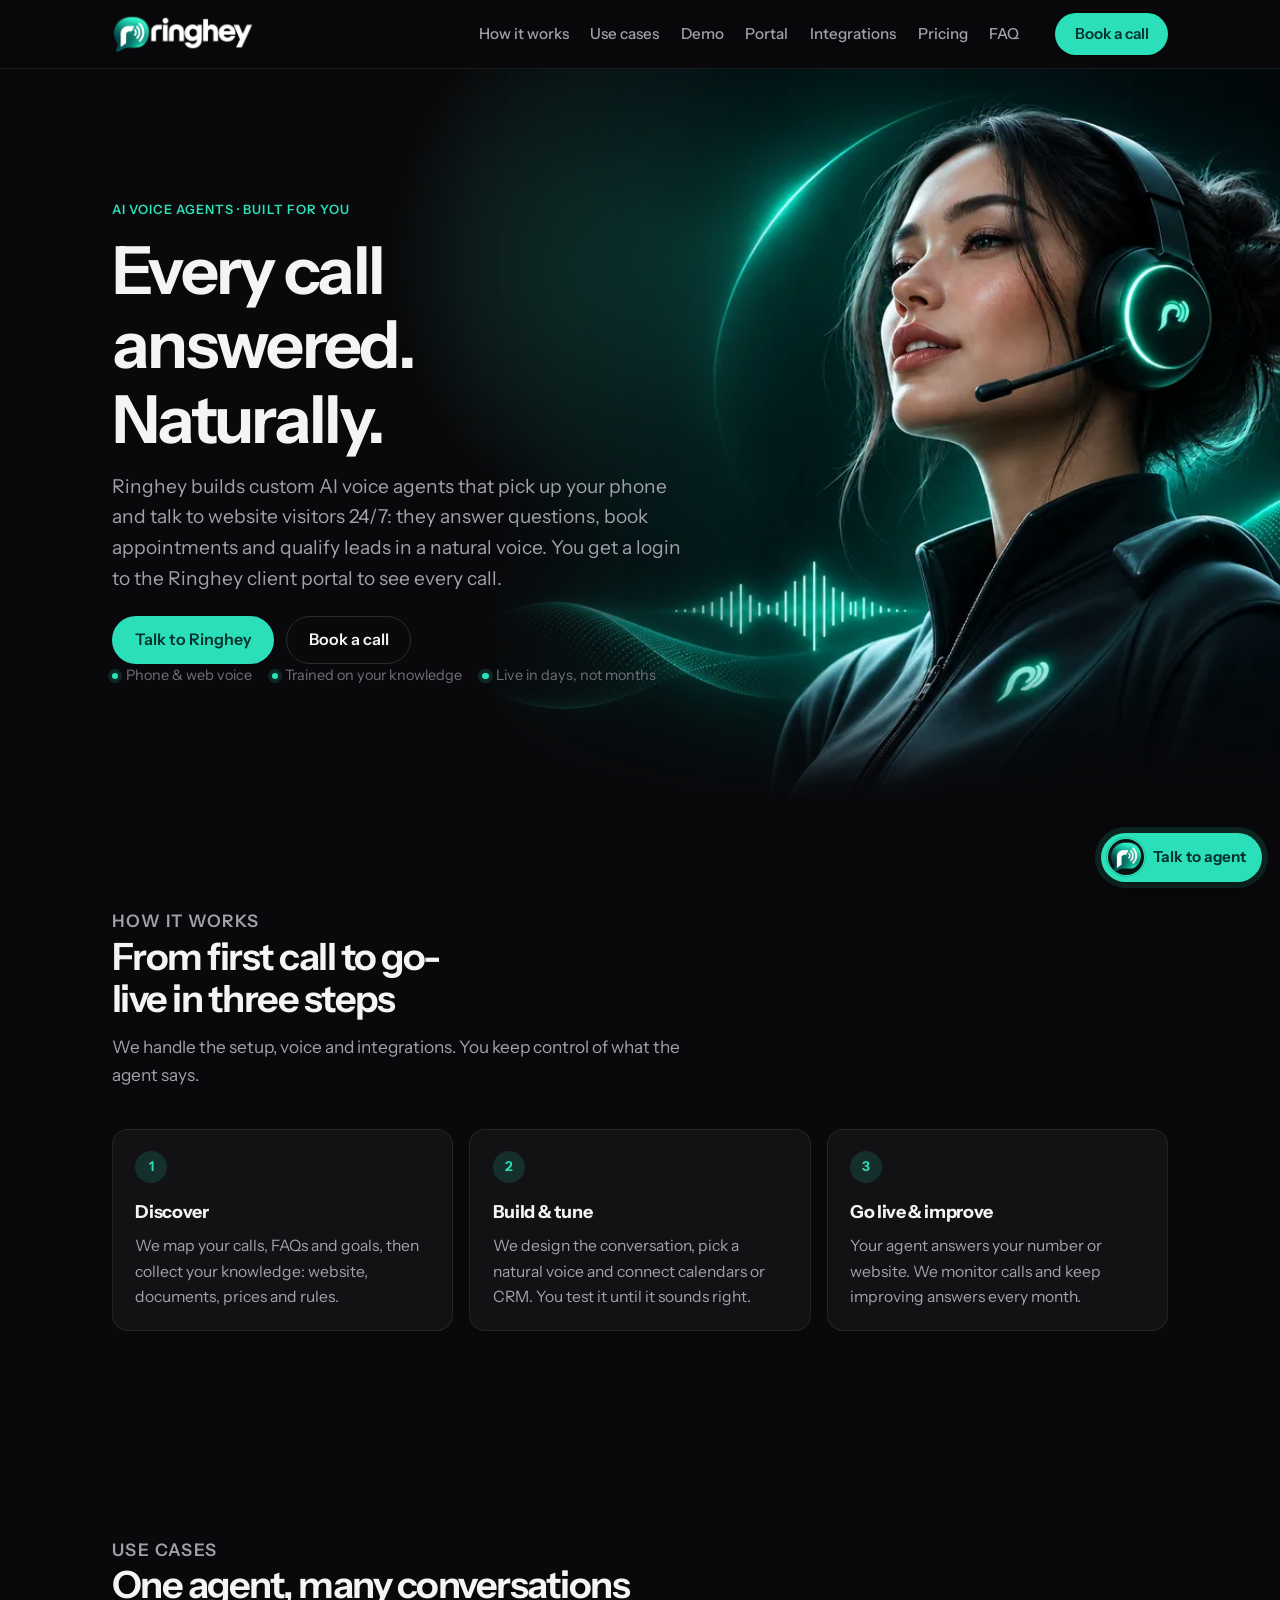
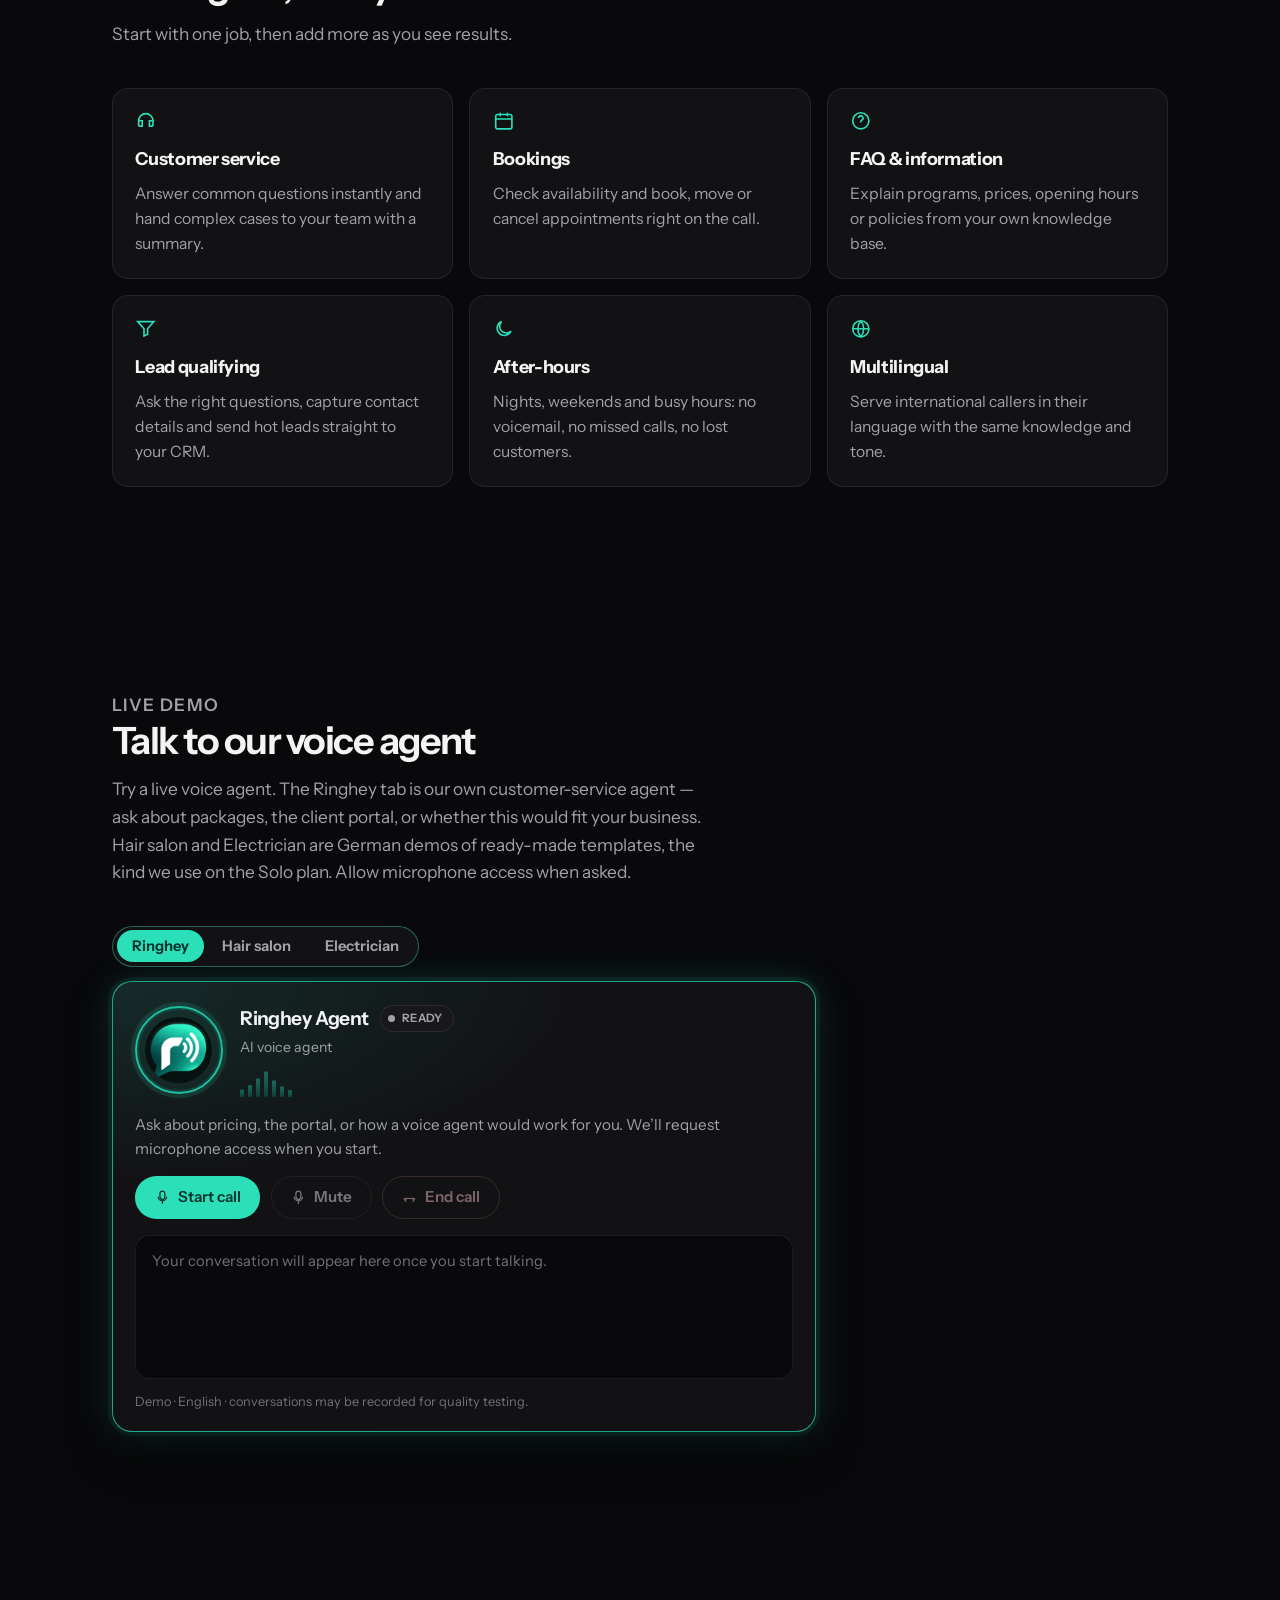
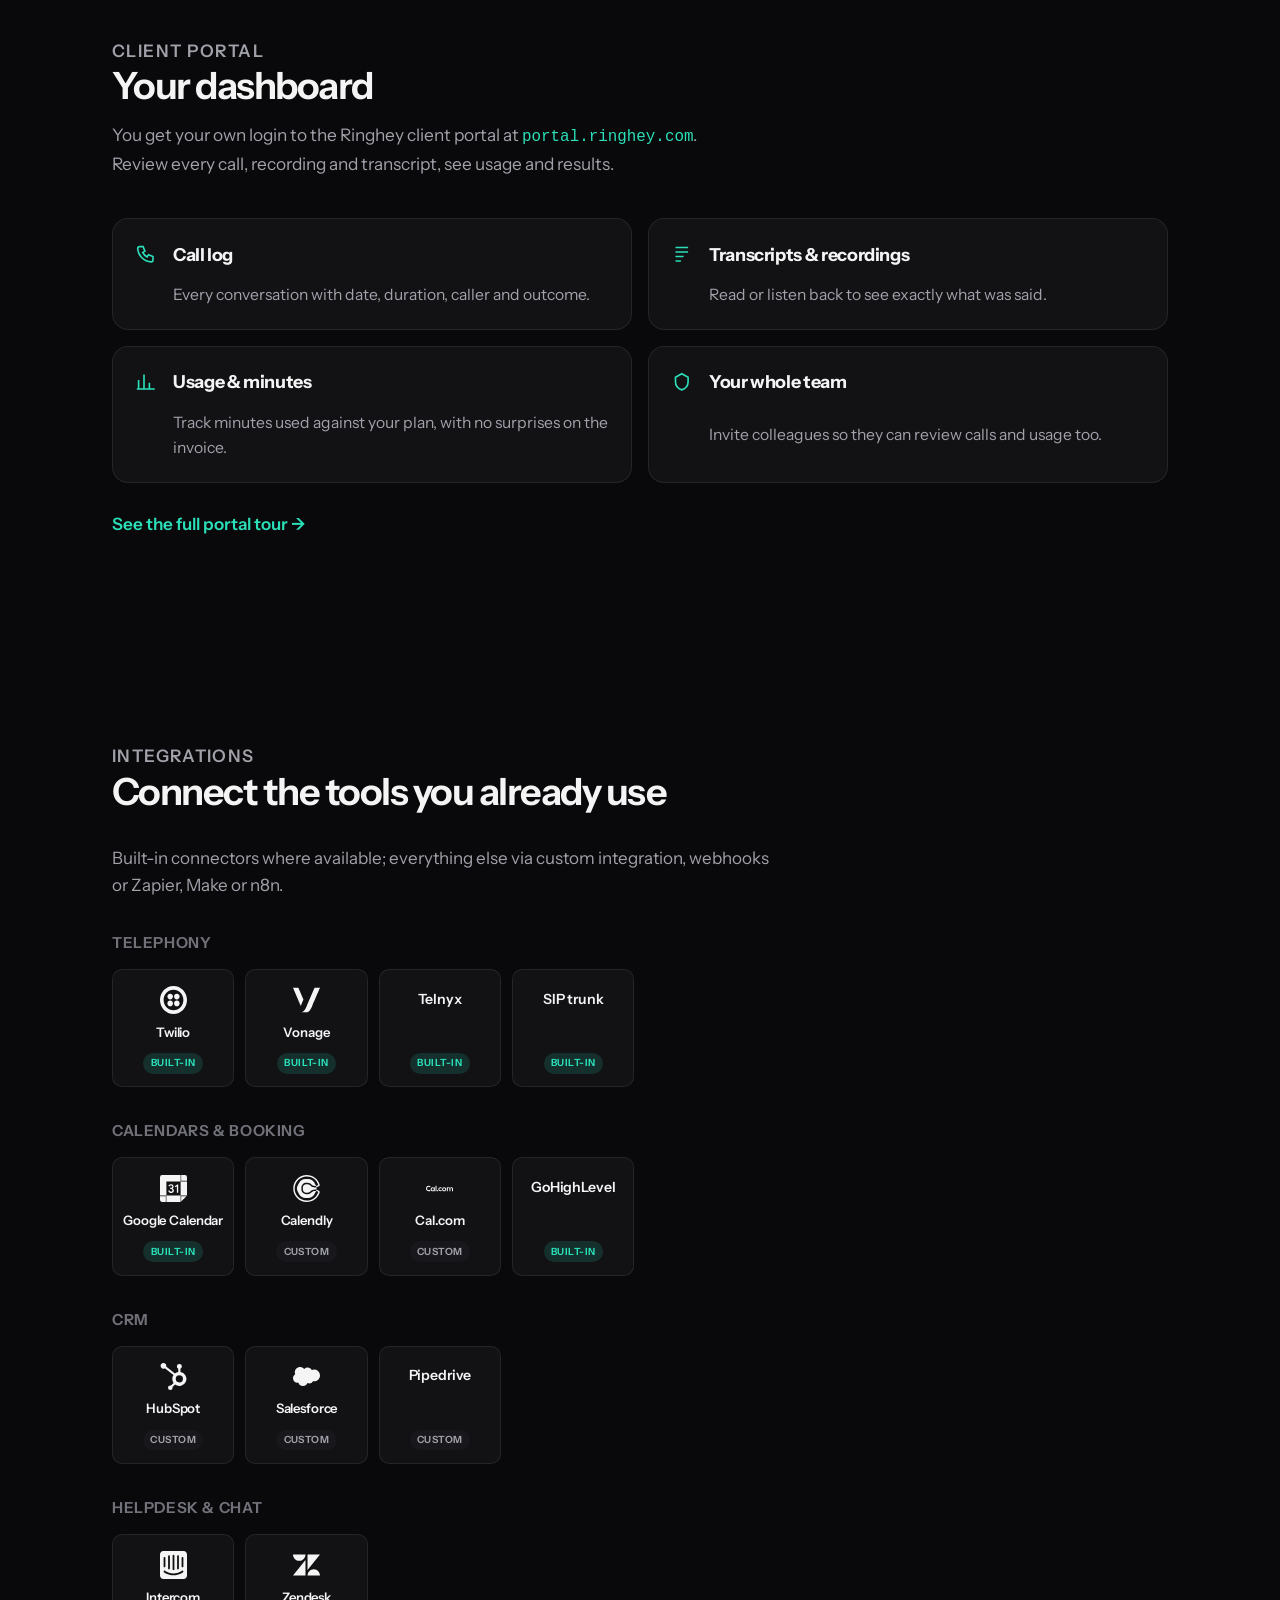
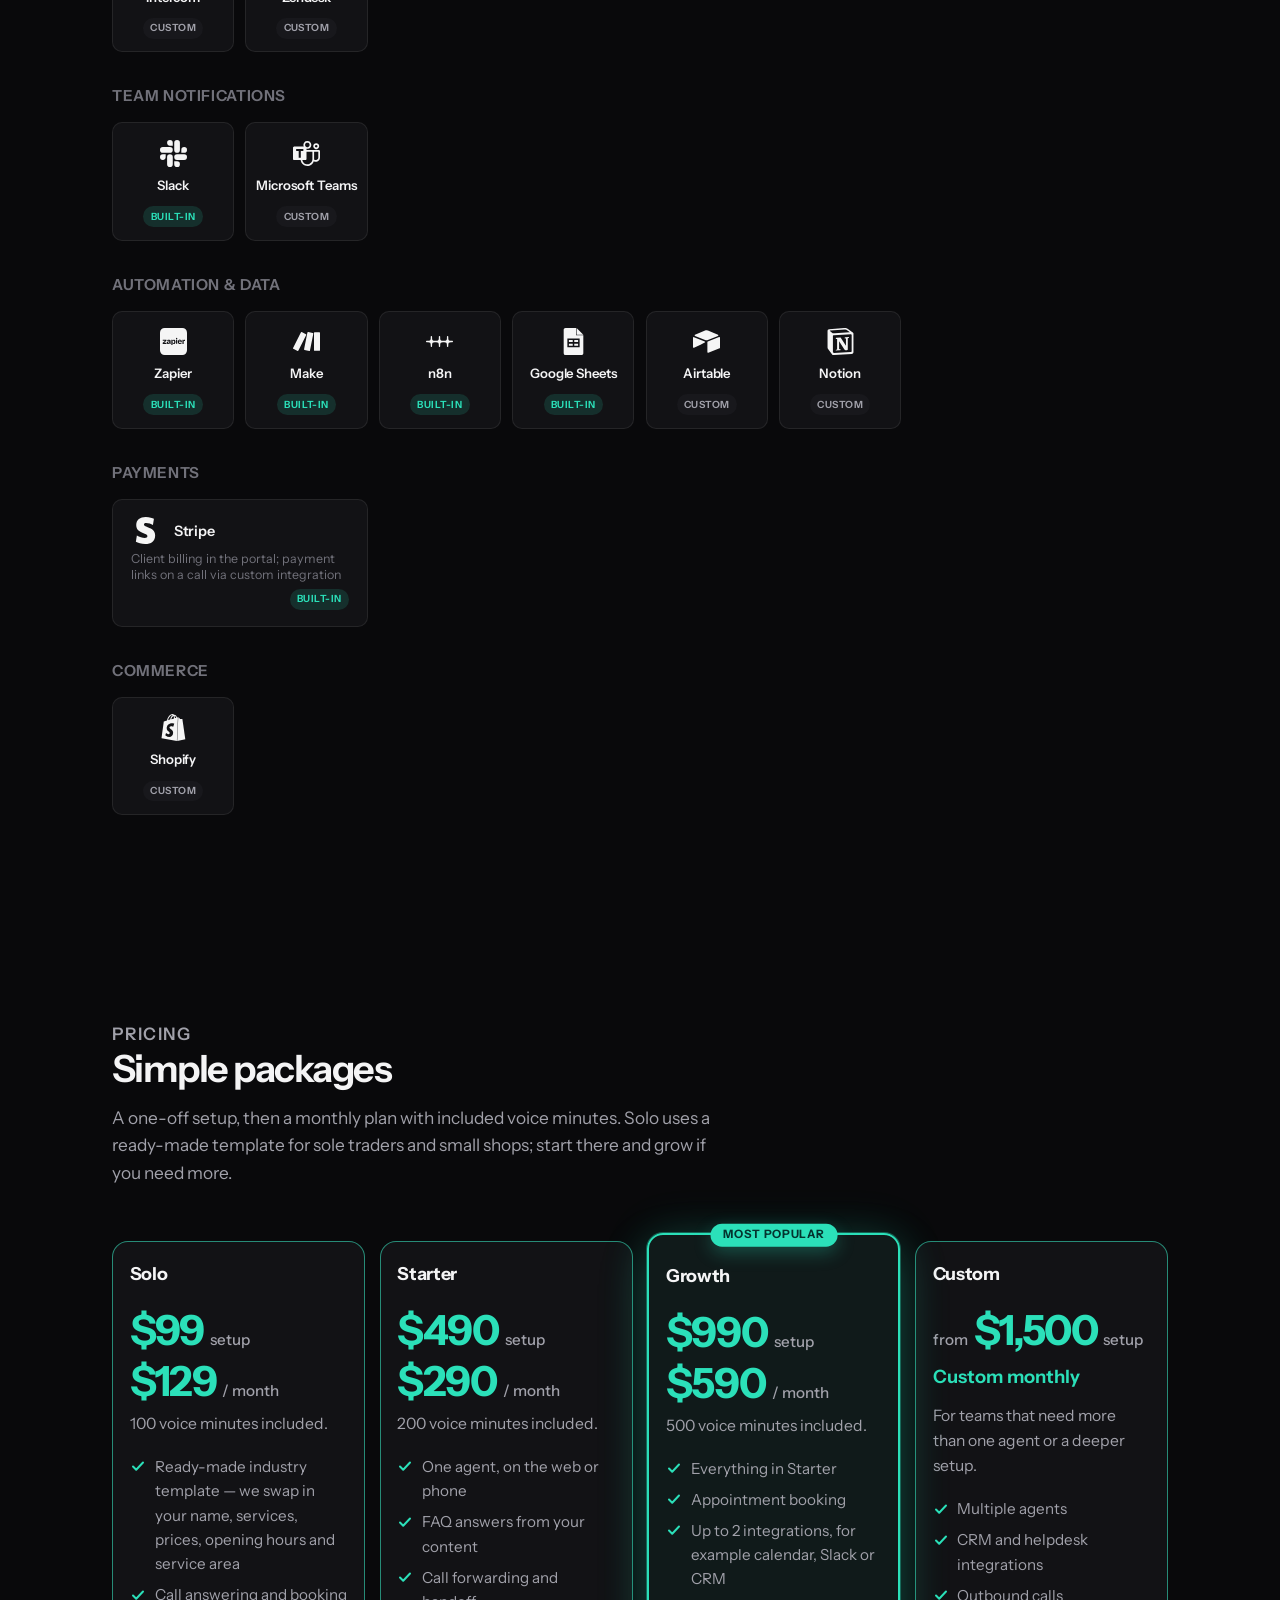
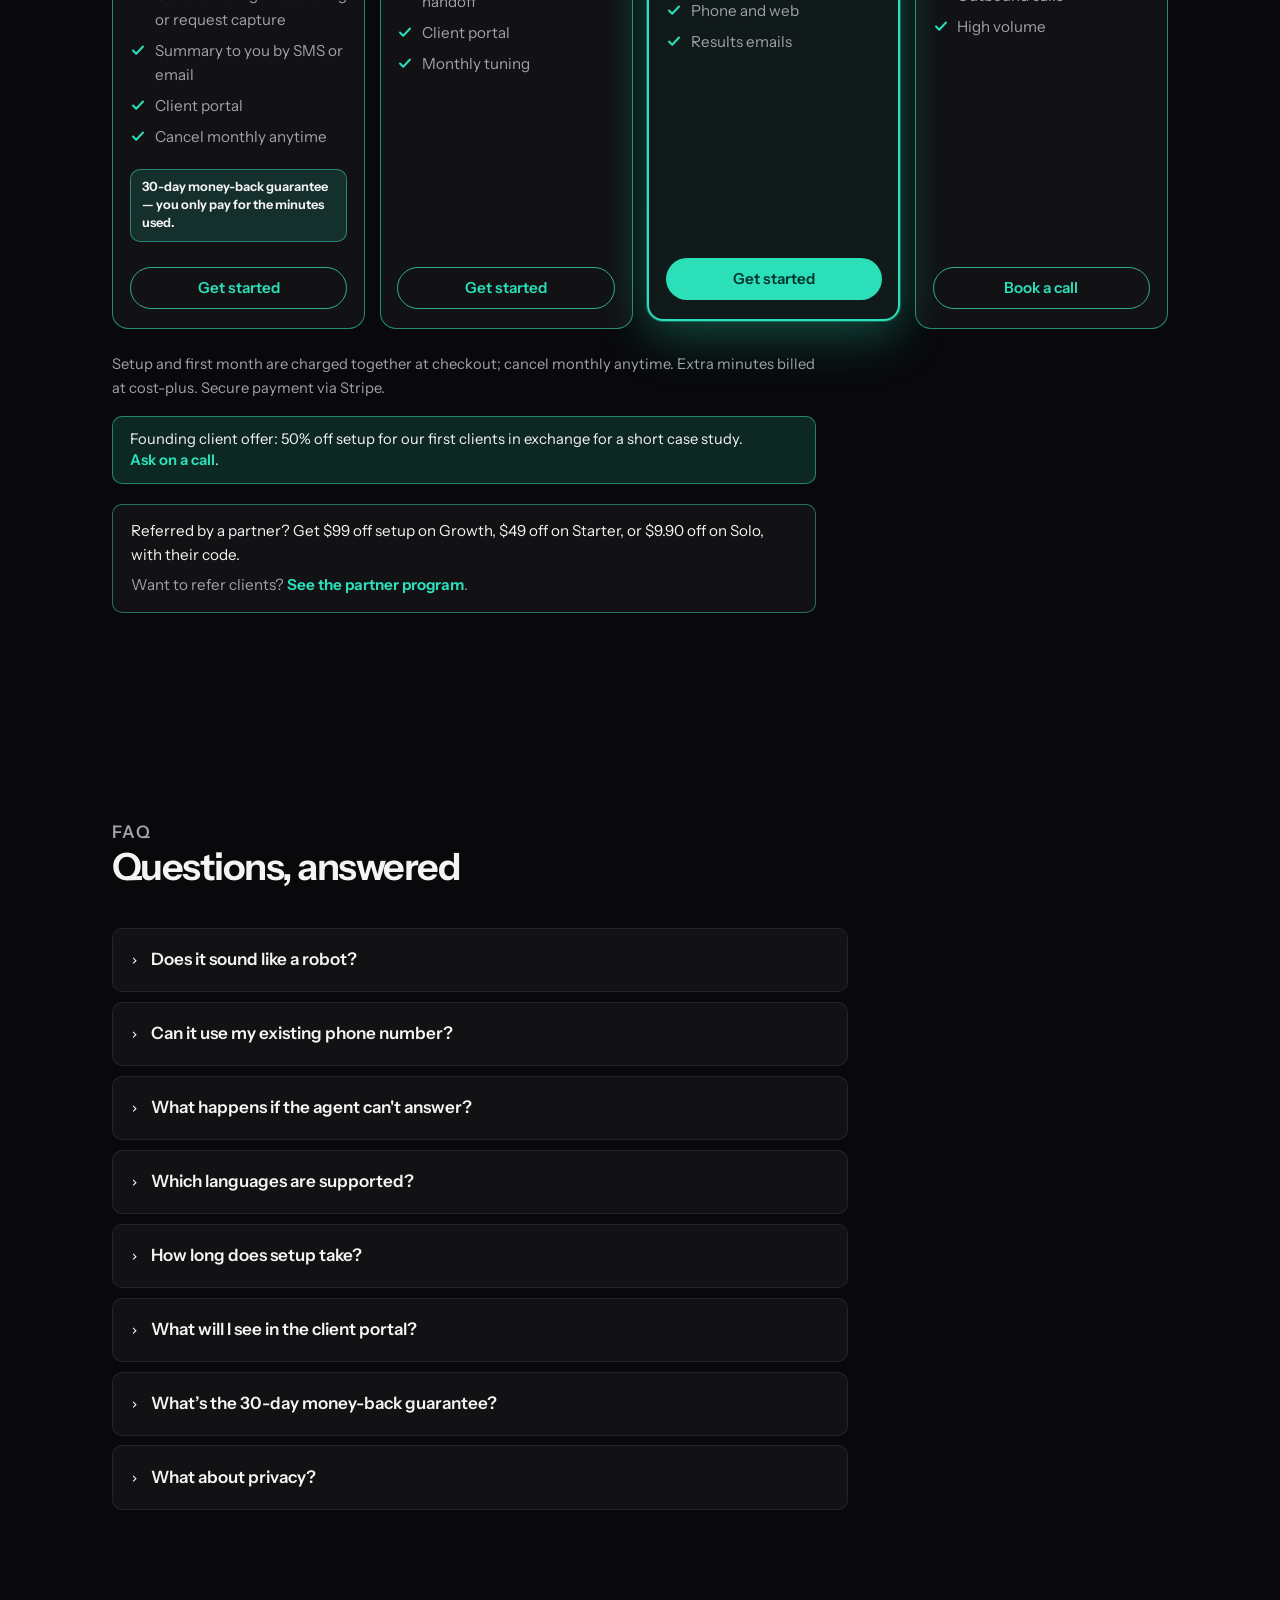
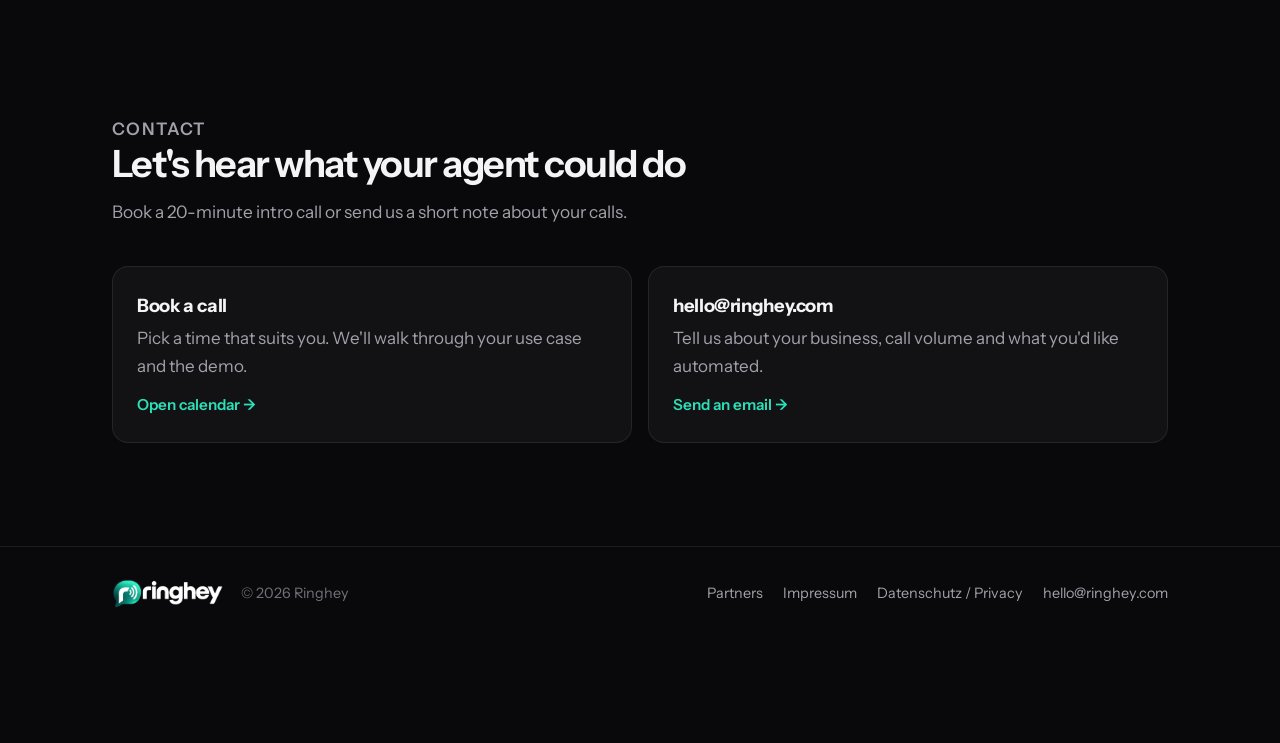
<file: index.html>
<!doctype html>
<html lang="en">
<head>
<meta charset="utf-8">
<meta name="viewport" content="width=device-width, initial-scale=1">
<meta name="color-scheme" content="dark">
<title>Ringhey — Custom AI voice agents for your business</title>
<meta name="description" content="Ringhey builds custom AI voice agents that answer calls and website visitors 24/7, with a client portal for calls, transcripts and usage.">
<meta property="og:title" content="Ringhey — Custom AI voice agents">
<meta property="og:description" content="AI voice agents that answer, book and qualify, 24/7. Built for your business, with your own client portal.">
<meta property="og:image" content="og.png">
<meta property="og:type" content="website">
<link rel="icon" href="favicon.ico" sizes="32x32">
<link rel="icon" href="favicon-32.png" type="image/png" sizes="32x32">
<link rel="icon" href="favicon-512.png" type="image/png" sizes="512x512">
<link rel="apple-touch-icon" href="apple-touch-icon.png">
<link rel="preconnect" href="https://fonts.googleapis.com">
<link rel="preconnect" href="https://fonts.gstatic.com" crossorigin>
<link rel="stylesheet" href="https://fonts.googleapis.com/css2?family=Instrument+Sans:ital,wght@0,400..700;1,400..700&display=swap">
<link rel="stylesheet" href="styles.css?v=novw1">
</head>
<body>
<a class="skip" href="#main">Skip to content</a>

<header class="site-header">
  <div class="header-inner">
    <a class="logo" href="#top" aria-label="Ringhey home">
      <picture>
        <source type="image/webp" srcset="assets/ringhey-logo.webp">
        <img src="assets/ringhey-logo.png" srcset="assets/ringhey-logo.png 1x, assets/ringhey-logo@2x.png 2x" alt="Ringhey" width="150" height="40">
      </picture>
    </a>
    <nav class="site-nav" aria-label="Primary">
      <button class="nav-toggle" type="button" aria-expanded="false" aria-controls="nav-list">Menu</button>
      <ul class="nav-list" id="nav-list">
        <li><a href="#how">How it works</a></li>
        <li><a href="#use-cases">Use cases</a></li>
        <li><a href="#demo">Demo</a></li>
        <li><a href="#portal">Portal</a></li>
        <li><a href="#integrations">Integrations</a></li>
        <li><a href="#pricing">Pricing</a></li>
        <li><a href="#faq">FAQ</a></li>
        <li class="nav-mobile-cta"><a class="btn btn-primary" href="#contact">Book a call</a></li>
      </ul>
    </nav>
    <a class="btn btn-primary header-cta" href="#contact">Book a call</a>
  </div>
</header>

<main id="main">
  <section class="hero" id="top" aria-labelledby="hero-title">
    <picture class="hero-visual">
      <source type="image/webp" srcset="assets/hero-agent-1024.webp 1024w, assets/hero-agent-1536.webp 1536w" sizes="(min-width: 58rem) 62vw, 100vw">
      <img src="assets/hero-agent.jpg" width="1536" height="1024" alt="Ringhey voice agent wearing a headset with the Ringhey logo, surrounded by teal sound waves" fetchpriority="high" decoding="async">
    </picture>
    <div class="wrap">
      <div class="hero-copy">
        <p class="eyebrow">AI voice agents · built for you</p>
        <h1 id="hero-title">Every call answered. Naturally.</h1>
        <p class="lede">Ringhey builds custom AI voice agents that pick up your phone and talk to website visitors 24/7: they answer questions, book appointments and qualify leads in a natural voice. You get a login to the Ringhey client portal to see every call.</p>
        <div class="hero-actions">
          <button type="button" class="btn btn-primary btn-lg" data-vapi-start>Talk to Ringhey</button>
          <a class="btn btn-ghost btn-lg" href="#contact">Book a call</a>
        </div>
        <ul class="hero-meta">
          <li>Phone &amp; web voice</li>
          <li>Trained on your knowledge</li>
          <li>Live in days, not months</li>
        </ul>
      </div>
    </div>
  </section>

  <section class="section" id="how" aria-labelledby="how-title">
    <div class="wrap">
      <div class="section-head">
        <p class="eyebrow">How it works</p>
        <h2 id="how-title">From first call to go-live in three steps</h2>
        <p>We handle the setup, voice and integrations. You keep control of what the agent says.</p>
      </div>
      <ol class="steps" role="list" style="list-style:none;padding:0;margin:0">
        <li class="step">
          <span class="step-num" aria-hidden="true">1</span>
          <h3>Discover</h3>
          <p>We map your calls, FAQs and goals, then collect your knowledge: website, documents, prices and rules.</p>
        </li>
        <li class="step">
          <span class="step-num" aria-hidden="true">2</span>
          <h3>Build &amp; tune</h3>
          <p>We design the conversation, pick a natural voice and connect calendars or CRM. You test it until it sounds right.</p>
        </li>
        <li class="step">
          <span class="step-num" aria-hidden="true">3</span>
          <h3>Go live &amp; improve</h3>
          <p>Your agent answers your number or website. We monitor calls and keep improving answers every month.</p>
        </li>
      </ol>
    </div>
  </section>

  <section class="section" id="use-cases" aria-labelledby="uc-title">
    <div class="wrap">
      <div class="section-head">
        <p class="eyebrow">Use cases</p>
        <h2 id="uc-title">One agent, many conversations</h2>
        <p>Start with one job, then add more as you see results.</p>
      </div>
      <ul class="cases" role="list" style="list-style:none;padding:0;margin:0">
        <li class="card">
          <svg viewBox="0 0 24 24" fill="none" stroke="currentColor" stroke-width="1.8" aria-hidden="true"><path d="M4 12a8 8 0 1 1 16 0v4a2 2 0 0 1-2 2h-2v-6h4M4 12v4a2 2 0 0 0 2 2h2v-6H4"/></svg>
          <h3>Customer service</h3>
          <p>Answer common questions instantly and hand complex cases to your team with a summary.</p>
        </li>
        <li class="card">
          <svg viewBox="0 0 24 24" fill="none" stroke="currentColor" stroke-width="1.8" aria-hidden="true"><rect x="3" y="5" width="18" height="16" rx="2"/><path d="M3 10h18M8 3v4M16 3v4"/></svg>
          <h3>Bookings</h3>
          <p>Check availability and book, move or cancel appointments right on the call.</p>
        </li>
        <li class="card">
          <svg viewBox="0 0 24 24" fill="none" stroke="currentColor" stroke-width="1.8" aria-hidden="true"><circle cx="12" cy="12" r="9"/><path d="M9.5 9a2.5 2.5 0 1 1 3.5 2.3c-.6.3-1 .9-1 1.6V14M12 17h.01"/></svg>
          <h3>FAQ &amp; information</h3>
          <p>Explain programs, prices, opening hours or policies from your own knowledge base.</p>
        </li>
        <li class="card">
          <svg viewBox="0 0 24 24" fill="none" stroke="currentColor" stroke-width="1.8" aria-hidden="true"><path d="M3 4h18l-7 8v6l-4 2v-8z"/></svg>
          <h3>Lead qualifying</h3>
          <p>Ask the right questions, capture contact details and send hot leads straight to your CRM.</p>
        </li>
        <li class="card">
          <svg viewBox="0 0 24 24" fill="none" stroke="currentColor" stroke-width="1.8" aria-hidden="true"><path d="M20 14.5A8 8 0 1 1 9.5 4a6.5 6.5 0 0 0 10.5 10.5z"/></svg>
          <h3>After-hours</h3>
          <p>Nights, weekends and busy hours: no voicemail, no missed calls, no lost customers.</p>
        </li>
        <li class="card">
          <svg viewBox="0 0 24 24" fill="none" stroke="currentColor" stroke-width="1.8" aria-hidden="true"><circle cx="12" cy="12" r="9"/><path d="M3 12h18M12 3a14 14 0 0 1 0 18M12 3a14 14 0 0 0 0 18"/></svg>
          <h3>Multilingual</h3>
          <p>Serve international callers in their language with the same knowledge and tone.</p>
        </li>
      </ul>
    </div>
  </section>

  <section class="section" id="demo" aria-labelledby="demo-title">
    <div class="wrap">
      <div class="section-head">
        <p class="eyebrow">Live demo</p>
        <h2 id="demo-title">Talk to our voice agent</h2>
        <p>Try a live voice agent. The Ringhey tab is our own customer-service agent — ask about packages, the client portal, or whether this would fit your business. Hair salon and Electrician are German demos of ready-made templates, the kind we use on the Solo plan. Allow microphone access when asked.</p>
      </div>

      <div class="demo-tabs-wrap">
        <div class="demo-tabs" id="demo-tabs" role="tablist" aria-label="Demo agents">
          <button type="button" class="demo-tab" role="tab" id="tab-agent-ringhey" data-agent="ringhey" aria-selected="true" aria-controls="call-widget" tabindex="0">Ringhey</button>
          <button type="button" class="demo-tab" role="tab" id="tab-agent-salon" data-agent="salon" aria-selected="false" aria-controls="call-widget" tabindex="-1">Hair salon</button>
          <button type="button" class="demo-tab" role="tab" id="tab-agent-electrician" data-agent="electrician" aria-selected="false" aria-controls="call-widget" tabindex="-1">Electrician</button>
        </div>
      </div>

      <div class="call-widget" id="call-widget" data-state="idle" role="tabpanel" aria-labelledby="tab-agent-ringhey">
        <div class="agent-card">
          <div class="agent-avatar" aria-hidden="true">
            <span class="avatar-glow"></span>
            <span class="avatar-ring"></span>
            <img src="favicon-180.png" alt="" width="88" height="88">
            <span class="avatar-initial" hidden aria-hidden="true"></span>
          </div>
          <div class="agent-meta">
            <div class="agent-title-row">
              <h3 class="agent-name">Ringhey Agent</h3>
              <span class="status-chip" id="call-status" data-state="idle" role="status" aria-live="polite">Ready</span>
            </div>
            <p class="agent-label">AI voice agent</p>
            <div class="viz-bars" id="viz-bars" aria-hidden="true">
              <span></span><span></span><span></span><span></span><span></span><span></span><span></span>
            </div>
          </div>
        </div>

        <p class="call-hint" id="call-hint">Ask about pricing, the portal, or how a voice agent would work for you. We’ll request microphone access when you start.</p>

        <div class="call-controls">
          <button type="button" class="btn btn-primary" data-vapi-start id="call-start">
            <svg viewBox="0 0 24 24" fill="none" stroke="currentColor" stroke-width="1.8" aria-hidden="true"><path d="M12 3a3.5 3.5 0 0 0-3.5 3.5v5a3.5 3.5 0 1 0 7 0v-5A3.5 3.5 0 0 0 12 3z"/><path d="M6 11a6 6 0 0 0 12 0M12 17v4"/></svg>
            Start call
          </button>
          <button type="button" class="btn btn-ghost" data-vapi-mute disabled aria-pressed="false">
            <svg class="icon-mic" viewBox="0 0 24 24" fill="none" stroke="currentColor" stroke-width="1.8" aria-hidden="true"><path d="M12 3a3.5 3.5 0 0 0-3.5 3.5v5a3.5 3.5 0 1 0 7 0v-5A3.5 3.5 0 0 0 12 3z"/><path d="M6 11a6 6 0 0 0 12 0M12 17v4"/></svg>
            <svg class="icon-mic-off" viewBox="0 0 24 24" fill="none" stroke="currentColor" stroke-width="1.8" aria-hidden="true"><path d="M3 3l18 18"/><path d="M9 9v2.5A3 3 0 0 0 14.8 14M15 10.2V7.5A3 3 0 0 0 9.7 5.2"/><path d="M6 11a6 6 0 0 0 8.2 5.6M18 13.5A6 6 0 0 0 12 5M12 17v4"/></svg>
            <span data-mute-label>Mute</span>
          </button>
          <button type="button" class="btn btn-end" data-vapi-end disabled>
            <svg viewBox="0 0 24 24" fill="none" stroke="currentColor" stroke-width="1.8" aria-hidden="true"><path d="M4 15.5c4.5-3 11.5-3 16 0"/><path d="M7 18l-2.2-3.8L8.5 13M17 18l2.2-3.8L15.5 13"/></svg>
            End call
          </button>
        </div>

        <div class="transcript" id="call-log" role="log" aria-live="polite" aria-relevant="additions" aria-label="Live transcript"></div>
        <p class="call-note">Demo · English · conversations may be recorded for quality testing.</p>
      </div>

    </div>
  </section>

  <section class="section" id="portal" aria-labelledby="portal-title">
    <div class="wrap">
      <div class="section-head">
        <p class="eyebrow">Client portal</p>
        <h2 id="portal-title">Your dashboard</h2>
        <p>You get your own login to the Ringhey client portal at <code>portal.ringhey.com</code>. Review every call, recording and transcript, see usage and results.</p>
      </div>
      <ul class="portal-grid" role="list" style="list-style:none;padding:0;margin:0">
        <li class="portal-item">
          <svg viewBox="0 0 24 24" fill="none" stroke="currentColor" stroke-width="1.8" aria-hidden="true"><path d="M5 4h4l2 5-2.5 1.5a11 11 0 0 0 5 5L15 13l5 2v4a2 2 0 0 1-2 2A16 16 0 0 1 3 6a2 2 0 0 1 2-2"/></svg>
          <h3>Call log</h3>
          <p>Every conversation with date, duration, caller and outcome.</p>
        </li>
        <li class="portal-item">
          <svg viewBox="0 0 24 24" fill="none" stroke="currentColor" stroke-width="1.8" aria-hidden="true"><path d="M5 5h14M5 10h14M5 15h9M5 20h6"/></svg>
          <h3>Transcripts &amp; recordings</h3>
          <p>Read or listen back to see exactly what was said.</p>
        </li>
        <li class="portal-item">
          <svg viewBox="0 0 24 24" fill="none" stroke="currentColor" stroke-width="1.8" aria-hidden="true"><path d="M4 20V10M10 20V4M16 20v-7M22 20H2"/></svg>
          <h3>Usage &amp; minutes</h3>
          <p>Track minutes used against your plan, with no surprises on the invoice.</p>
        </li>
        <li class="portal-item">
          <svg viewBox="0 0 24 24" fill="none" stroke="currentColor" stroke-width="1.8" aria-hidden="true"><path d="M12 3l7 4v5c0 5-3.5 8-7 9-3.5-1-7-4-7-9V7z"/></svg>
          <h3>Your whole team</h3>
          <p>Invite colleagues so they can review calls and usage too.</p>
        </li>
      </ul>
      <p class="portal-follow"><a href="/portal/">See the full portal tour →</a></p>
    </div>
  </section>

  <section class="section" id="integrations" aria-labelledby="integ-title">
    <div class="wrap">
      <div class="section-head">
        <p class="eyebrow">Integrations</p>
        <h2 id="integ-title">Connect the tools you already use</h2>
      </div>
      <p class="integ-intro">Built-in connectors where available; everything else via custom integration, webhooks or Zapier, Make or n8n.</p>
      <div class="integ-groups">
      <div class="integ-group">
        <h3>Telephony</h3>
        <ul class="integ-grid" role="list">
        <li class="integ-item">
          <span class="integ-logo"><img src="/assets/integrations/twilio.svg" alt="" width="28" height="28"></span>
          <span class="integ-name">Twilio</span>
          <span class="integ-badge built-in">Built-in</span>
        </li>
        <li class="integ-item">
          <span class="integ-logo"><img src="/assets/integrations/vonage.svg" alt="" width="28" height="28"></span>
          <span class="integ-name">Vonage</span>
          <span class="integ-badge built-in">Built-in</span>
        </li>
        <li class="integ-item integ-chip">
          
          <span class="integ-name">Telnyx</span>
          <span class="integ-badge built-in">Built-in</span>
        </li>
        <li class="integ-item integ-chip">
          
          <span class="integ-name">SIP trunk</span>
          <span class="integ-badge built-in">Built-in</span>
        </li>
        </ul>
      </div>
      <div class="integ-group">
        <h3>Calendars &amp; booking</h3>
        <ul class="integ-grid" role="list">
        <li class="integ-item">
          <span class="integ-logo"><img src="/assets/integrations/googlecalendar.svg" alt="" width="28" height="28"></span>
          <span class="integ-name">Google Calendar</span>
          <span class="integ-badge built-in">Built-in</span>
        </li>
        <li class="integ-item">
          <span class="integ-logo"><img src="/assets/integrations/calendly.svg" alt="" width="28" height="28"></span>
          <span class="integ-name">Calendly</span>
          <span class="integ-badge custom">Custom</span>
        </li>
        <li class="integ-item">
          <span class="integ-logo"><img src="/assets/integrations/caldotcom.svg" alt="" width="28" height="28"></span>
          <span class="integ-name">Cal.com</span>
          <span class="integ-badge custom">Custom</span>
        </li>
        <li class="integ-item integ-chip">
          
          <span class="integ-name">GoHighLevel</span>
          <span class="integ-badge built-in">Built-in</span>
        </li>
        </ul>
      </div>
      <div class="integ-group">
        <h3>CRM</h3>
        <ul class="integ-grid" role="list">
        <li class="integ-item">
          <span class="integ-logo"><img src="/assets/integrations/hubspot.svg" alt="" width="28" height="28"></span>
          <span class="integ-name">HubSpot</span>
          <span class="integ-badge custom">Custom</span>
        </li>
        <li class="integ-item">
          <span class="integ-logo"><img src="/assets/integrations/salesforce.svg" alt="" width="28" height="28"></span>
          <span class="integ-name">Salesforce</span>
          <span class="integ-badge custom">Custom</span>
        </li>
        <li class="integ-item integ-chip">
          
          <span class="integ-name">Pipedrive</span>
          <span class="integ-badge custom">Custom</span>
        </li>
        </ul>
      </div>
      <div class="integ-group">
        <h3>Helpdesk &amp; chat</h3>
        <ul class="integ-grid" role="list">
        <li class="integ-item">
          <span class="integ-logo"><img src="/assets/integrations/intercom.svg" alt="" width="28" height="28"></span>
          <span class="integ-name">Intercom</span>
          <span class="integ-badge custom">Custom</span>
        </li>
        <li class="integ-item">
          <span class="integ-logo"><img src="/assets/integrations/zendesk.svg" alt="" width="28" height="28"></span>
          <span class="integ-name">Zendesk</span>
          <span class="integ-badge custom">Custom</span>
        </li>
        </ul>
      </div>
      <div class="integ-group">
        <h3>Team notifications</h3>
        <ul class="integ-grid" role="list">
        <li class="integ-item">
          <span class="integ-logo"><img src="/assets/integrations/slack.svg" alt="" width="28" height="28"></span>
          <span class="integ-name">Slack</span>
          <span class="integ-badge built-in">Built-in</span>
        </li>
        <li class="integ-item">
          <span class="integ-logo"><img src="/assets/integrations/microsoftteams.svg" alt="" width="28" height="28"></span>
          <span class="integ-name">Microsoft Teams</span>
          <span class="integ-badge custom">Custom</span>
        </li>
        </ul>
      </div>
      <div class="integ-group">
        <h3>Automation &amp; data</h3>
        <ul class="integ-grid" role="list">
        <li class="integ-item">
          <span class="integ-logo"><img src="/assets/integrations/zapier.svg" alt="" width="28" height="28"></span>
          <span class="integ-name">Zapier</span>
          <span class="integ-badge built-in">Built-in</span>
        </li>
        <li class="integ-item">
          <span class="integ-logo"><img src="/assets/integrations/make.svg" alt="" width="28" height="28"></span>
          <span class="integ-name">Make</span>
          <span class="integ-badge built-in">Built-in</span>
        </li>
        <li class="integ-item">
          <span class="integ-logo"><img src="/assets/integrations/n8n.svg" alt="" width="28" height="28"></span>
          <span class="integ-name">n8n</span>
          <span class="integ-badge built-in">Built-in</span>
        </li>
        <li class="integ-item">
          <span class="integ-logo"><img src="/assets/integrations/googlesheets.svg" alt="" width="28" height="28"></span>
          <span class="integ-name">Google Sheets</span>
          <span class="integ-badge built-in">Built-in</span>
        </li>
        <li class="integ-item">
          <span class="integ-logo"><img src="/assets/integrations/airtable.svg" alt="" width="28" height="28"></span>
          <span class="integ-name">Airtable</span>
          <span class="integ-badge custom">Custom</span>
        </li>
        <li class="integ-item">
          <span class="integ-logo"><img src="/assets/integrations/notion.svg" alt="" width="28" height="28"></span>
          <span class="integ-name">Notion</span>
          <span class="integ-badge custom">Custom</span>
        </li>
        </ul>
      </div>
      <div class="integ-group">
        <h3>Payments</h3>
        <ul class="integ-grid" role="list">
        <li class="integ-item wide">
          <span class="integ-logo"><img src="/assets/integrations/stripe.svg" alt="" width="28" height="28"></span>
          <span class="integ-name">Stripe</span>
      <span class="integ-cap">Client billing in the portal; payment links on a call via custom integration</span>
          <span class="integ-badge built-in">Built-in</span>
        </li>
        </ul>
      </div>
      <div class="integ-group">
        <h3>Commerce</h3>
        <ul class="integ-grid" role="list">
        <li class="integ-item">
          <span class="integ-logo"><img src="/assets/integrations/shopify.svg" alt="" width="28" height="28"></span>
          <span class="integ-name">Shopify</span>
          <span class="integ-badge custom">Custom</span>
        </li>
        </ul>
      </div>
      </div>
    </div>
  </section>

  <section class="section" id="pricing" aria-labelledby="pricing-title">
    <div class="wrap">
      <div class="section-head">
        <p class="eyebrow">Pricing</p>
        <h2 id="pricing-title">Simple packages</h2>
        <p>A one-off setup, then a monthly plan with included voice minutes. Solo uses a ready-made template for sole traders and small shops; start there and grow if you need more.</p>
      </div>
      <div class="pricing">
        <article class="price">
          <h3>Solo</h3>
          <p class="amount">$99 <span>setup</span></p>
          <p class="amount">$129 <span>/ month</span></p>
          <p>100 voice minutes included.</p>
          <ul class="price-list">
            <li>Ready-made industry template — we swap in your name, services, prices, opening hours and service area</li>
            <li>Call answering and booking or request capture</li>
            <li>Summary to you by SMS or email</li>
            <li>Client portal</li>
            <li>Cancel monthly anytime</li>
          </ul>
          <p class="price-guarantee">30-day money-back guarantee — you only pay for the minutes used.</p>
          <div class="price-actions">
            <a class="btn btn-ghost" href="https://buy.stripe.com/test_7sYbJ1aRU2Ux7GV2KL0Ny04">Get started</a>
          </div>
        </article>
        <article class="price">
          <h3>Starter</h3>
          <p class="amount">$490 <span>setup</span></p>
          <p class="amount">$290 <span>/ month</span></p>
          <p>200 voice minutes included.</p>
          <ul class="price-list">
            <li>One agent, on the web or phone</li>
            <li>FAQ answers from your content</li>
            <li>Call forwarding and handoff</li>
            <li>Client portal</li>
            <li>Monthly tuning</li>
          </ul>
          <div class="price-actions">
            <a class="btn btn-ghost" href="https://buy.stripe.com/test_4gM8wP4tw3YB1ix7110Ny02">Get started</a>
          </div>
        </article>
        <article class="price featured">
          <p class="price-kicker">Most popular</p>
          <h3>Growth</h3>
          <p class="amount">$990 <span>setup</span></p>
          <p class="amount">$590 <span>/ month</span></p>
          <p>500 voice minutes included.</p>
          <ul class="price-list">
            <li>Everything in Starter</li>
            <li>Appointment booking</li>
            <li>Up to 2 integrations, for example calendar, Slack or CRM</li>
            <li>Phone and web</li>
            <li>Results emails</li>
          </ul>
          <div class="price-actions">
            <a class="btn btn-primary" href="https://buy.stripe.com/test_7sY5kD1hkeDff9n9990Ny03">Get started</a>
          </div>
        </article>
        <article class="price">
          <h3>Custom</h3>
          <p class="amount"><span>from</span> $1,500 <span>setup</span></p>
          <p class="price-monthly">Custom monthly</p>
          <p>For teams that need more than one agent or a deeper setup.</p>
          <ul class="price-list">
            <li>Multiple agents</li>
            <li>CRM and helpdesk integrations</li>
            <li>Outbound calls</li>
            <li>High volume</li>
          </ul>
          <div class="price-actions">
            <a class="btn btn-ghost" href="#contact">Book a call</a>
          </div>
        </article>
      </div>
      <p class="price-note">Setup and first month are charged together at checkout; cancel monthly anytime. Extra minutes billed at cost-plus. Secure payment via Stripe.</p>
      <p class="price-offer">Founding client offer: 50% off setup for our first clients in exchange for a short case study. <a href="#contact">Ask on a call</a>.</p>
      <aside class="partner-teaser" aria-label="Partner referral">
        <p>Referred by a partner? Get $99 off setup on Growth, $49 off on Starter, or $9.90 off on Solo, with their code.</p>
        <p>Want to refer clients? <a href="/partners/">See the partner program</a>.</p>
      </aside>
    </div>
  </section>

  <section class="section" id="faq" aria-labelledby="faq-title">
    <div class="wrap">
      <div class="section-head">
        <p class="eyebrow">FAQ</p>
        <h2 id="faq-title">Questions, answered</h2>
      </div>
      <div class="faq">
        <details>
          <summary>Does it sound like a robot?</summary>
          <p>No. We use state-of-the-art neural voices with natural pacing. Callers can interrupt and the agent responds within about a second.</p>
        </details>
        <details>
          <summary>Can it use my existing phone number?</summary>
          <p>Yes. You can forward your number to the agent all the time or only when your team doesn't pick up, or we provide a new number.</p>
        </details>
        <details>
          <summary>What happens if the agent can't answer?</summary>
          <p>It says so honestly, takes a message or transfers the call to a person. It only answers from information you've approved.</p>
        </details>
        <details>
          <summary>Which languages are supported?</summary>
          <p>English and German out of the box, and many more on request. The agent can detect the caller's language.</p>
        </details>
        <details>
          <summary>How long does setup take?</summary>
          <p>A focused first agent is usually live within a few days, depending on integrations and how quickly content is ready. Solo, built from a ready-made template, is usually quicker.</p>
        </details>
        <details>
          <summary>What will I see in the client portal?</summary>
          <p>You get your own login to the Ringhey client portal at portal.ringhey.com. Review every call, recording and transcript, see usage and results, plus optional recap emails. <a href="/portal/">See the full portal tour</a>.</p>
        </details>
        <details>
          <summary>What’s the 30-day money-back guarantee?</summary>
          <p>On Solo, if you cancel within 30 days we refund the setup and the monthly fee, minus the minutes you used, billed at cost. You only pay for the minutes used.</p>
        </details>
        <details>
          <summary>What about privacy?</summary>
          <p>Callers are told they're speaking with an AI assistant. Recordings and transcripts are only kept as long as you choose, and we sign a data processing agreement.</p>
        </details>
      </div>
    </div>
  </section>

  <section class="section" id="contact" aria-labelledby="contact-title">
    <div class="wrap">
      <div class="section-head">
        <p class="eyebrow">Contact</p>
        <h2 id="contact-title">Let's hear what your agent could do</h2>
        <p>Book a 20-minute intro call or send us a short note about your calls.</p>
      </div>
      <p class="paid-thanks" id="paid-thanks" hidden>Thanks for your payment, we'll be in touch within one business day to schedule your kickoff.</p>
      <div class="contact-panel">
        <a class="contact-card" href="https://calendly.com/ringhey" target="_blank" rel="noopener">
          <strong>Book a call</strong>
          <p>Pick a time that suits you. We'll walk through your use case and the demo.</p>
          <span class="go">Open calendar →</span>
        </a>
        <a class="contact-card" href="mailto:hello@ringhey.com?subject=AI%20voice%20agent%20enquiry">
          <strong>hello@ringhey.com</strong>
          <p>Tell us about your business, call volume and what you'd like automated.</p>
          <span class="go">Send an email →</span>
        </a>
      </div>
    </div>
  </section>
</main>


<div class="call-dock" id="call-dock" data-state="idle">
  <button type="button" class="talk-fab" data-vapi-start id="talk-fab" aria-controls="call-widget">
    <span class="agent-avatar fab-avatar" aria-hidden="true">
      <span class="avatar-ring"></span>
      <img src="favicon-180.png" alt="" width="36" height="36">
      <span class="avatar-initial" hidden aria-hidden="true"></span>
    </span>
    <span class="talk-fab-label">Talk to agent</span>
  </button>

  <div class="dock-panel" id="dock-panel">
    <button type="button" class="dock-open" id="dock-open" aria-label="Show the full call transcript">
      <span class="agent-avatar" aria-hidden="true">
        <span class="avatar-glow"></span>
        <span class="avatar-ring"></span>
        <img src="favicon-180.png" alt="" width="52" height="52">
        <span class="avatar-initial" hidden aria-hidden="true"></span>
      </span>
      <span class="dock-meta">
        <span class="agent-name">Ringhey Agent</span>
        <span class="agent-label">AI voice agent</span>
        <span class="status-chip dock-chip" data-state="idle">Ready</span>
      </span>
      <span class="viz-bars dock-bars" aria-hidden="true">
        <span></span><span></span><span></span><span></span><span></span>
      </span>
    </button>
    <div class="dock-actions">
      <button type="button" class="btn btn-ghost btn-icon" data-vapi-mute disabled aria-pressed="false" aria-label="Mute">
        <svg class="icon-mic" viewBox="0 0 24 24" fill="none" stroke="currentColor" stroke-width="1.8" aria-hidden="true"><path d="M12 3a3.5 3.5 0 0 0-3.5 3.5v5a3.5 3.5 0 1 0 7 0v-5A3.5 3.5 0 0 0 12 3z"/><path d="M6 11a6 6 0 0 0 12 0M12 17v4"/></svg>
        <svg class="icon-mic-off" viewBox="0 0 24 24" fill="none" stroke="currentColor" stroke-width="1.8" aria-hidden="true"><path d="M3 3l18 18"/><path d="M9 9v2.5A3 3 0 0 0 14.8 14M15 10.2V7.5A3 3 0 0 0 9.7 5.2"/><path d="M6 11a6 6 0 0 0 8.2 5.6M18 13.5A6 6 0 0 0 12 5M12 17v4"/></svg>
      </button>
      <button type="button" class="btn btn-end btn-icon" data-vapi-end disabled aria-label="End call">
        <svg viewBox="0 0 24 24" fill="none" stroke="currentColor" stroke-width="1.8" aria-hidden="true"><path d="M4 15.5c4.5-4 11.5-3 16 0"/><path d="M7 18l-2.2-3.8L8.5 13M17 18l2.2-3.8L15.5 13"/></svg>
      </button>
    </div>
  </div>
</div>

<footer class="site-footer">
  <div class="wrap footer-inner">
    <div class="footer-brand">
      <a class="logo footer-logo" href="#top" aria-label="Ringhey home">
        <picture>
          <source type="image/webp" srcset="assets/ringhey-logo.webp">
          <img src="assets/ringhey-logo.png" srcset="assets/ringhey-logo.png 1x, assets/ringhey-logo@2x.png 2x" alt="Ringhey" width="150" height="40">
        </picture>
      </a>
      <span>© 2026 Ringhey</span>
    </div>
    <ul class="footer-links">
      <li><a href="/partners/">Partners</a></li>
      <li><a href="impressum.html">Impressum</a></li>
      <li><a href="datenschutz.html">Datenschutz / Privacy</a></li>
      <li><a href="mailto:hello@ringhey.com">hello@ringhey.com</a></li>
    </ul>
  </div>
</footer>

<script>
  const nav = document.querySelector('.site-nav');
  const toggle = nav.querySelector('.nav-toggle');
  toggle.addEventListener('click', () => {
    const open = nav.classList.toggle('open');
    toggle.setAttribute('aria-expanded', open);
  });
  nav.querySelectorAll('.nav-list a').forEach(a => a.addEventListener('click', () => {
    nav.classList.remove('open');
    toggle.setAttribute('aria-expanded', 'false');
  }));
  document.addEventListener('keydown', e => {
    if (e.key === 'Escape' && nav.classList.contains('open')) {
      nav.classList.remove('open');
      toggle.setAttribute('aria-expanded', 'false');
      toggle.focus();
    }
  });
  if (new URLSearchParams(location.search).get('paid') === '1') {
    const thanks = document.getElementById('paid-thanks');
    if (thanks) {
      thanks.hidden = false;
      document.getElementById('contact')?.scrollIntoView({ behavior: 'smooth', block: 'start' });
    }
  }
</script>

<script src="/lightbox.js?v=novw1" defer></script>
<script type="module" src="agent.js?v=novw1"></script>
</body>
</html>
</file>
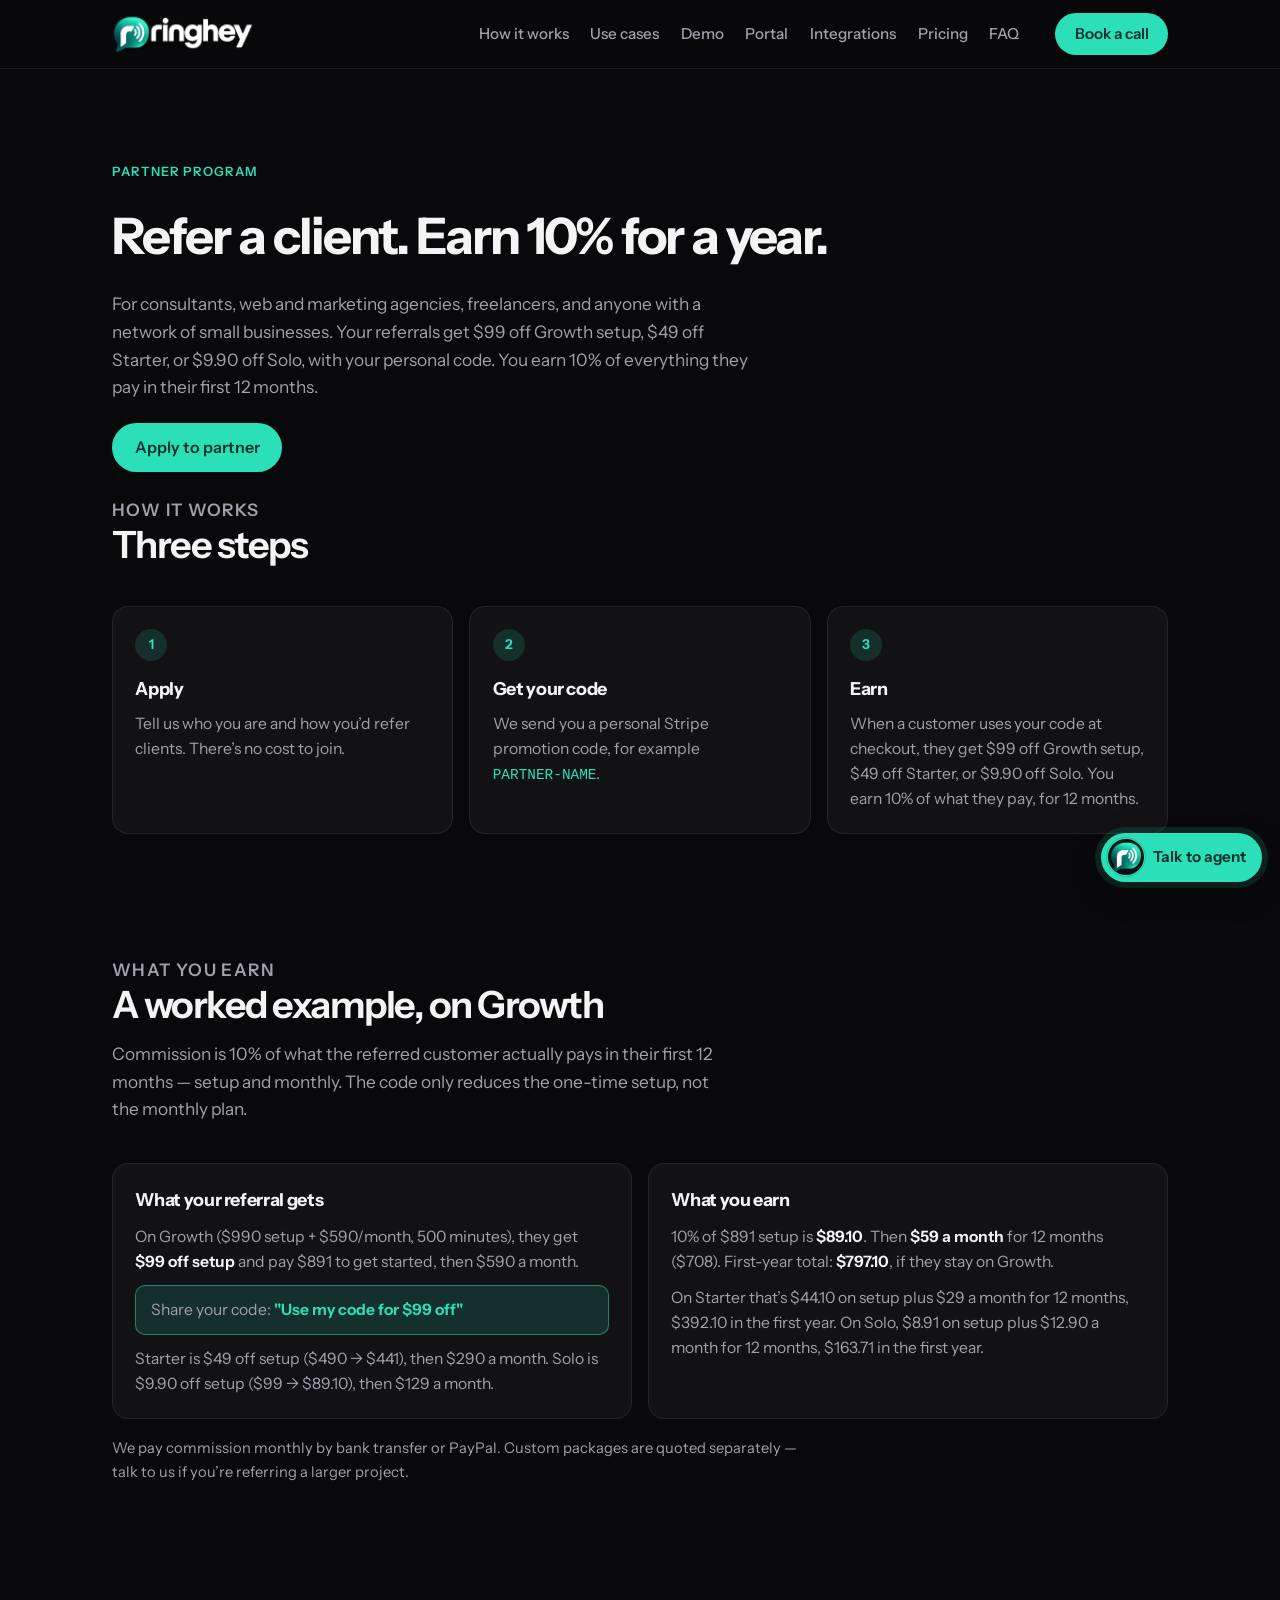
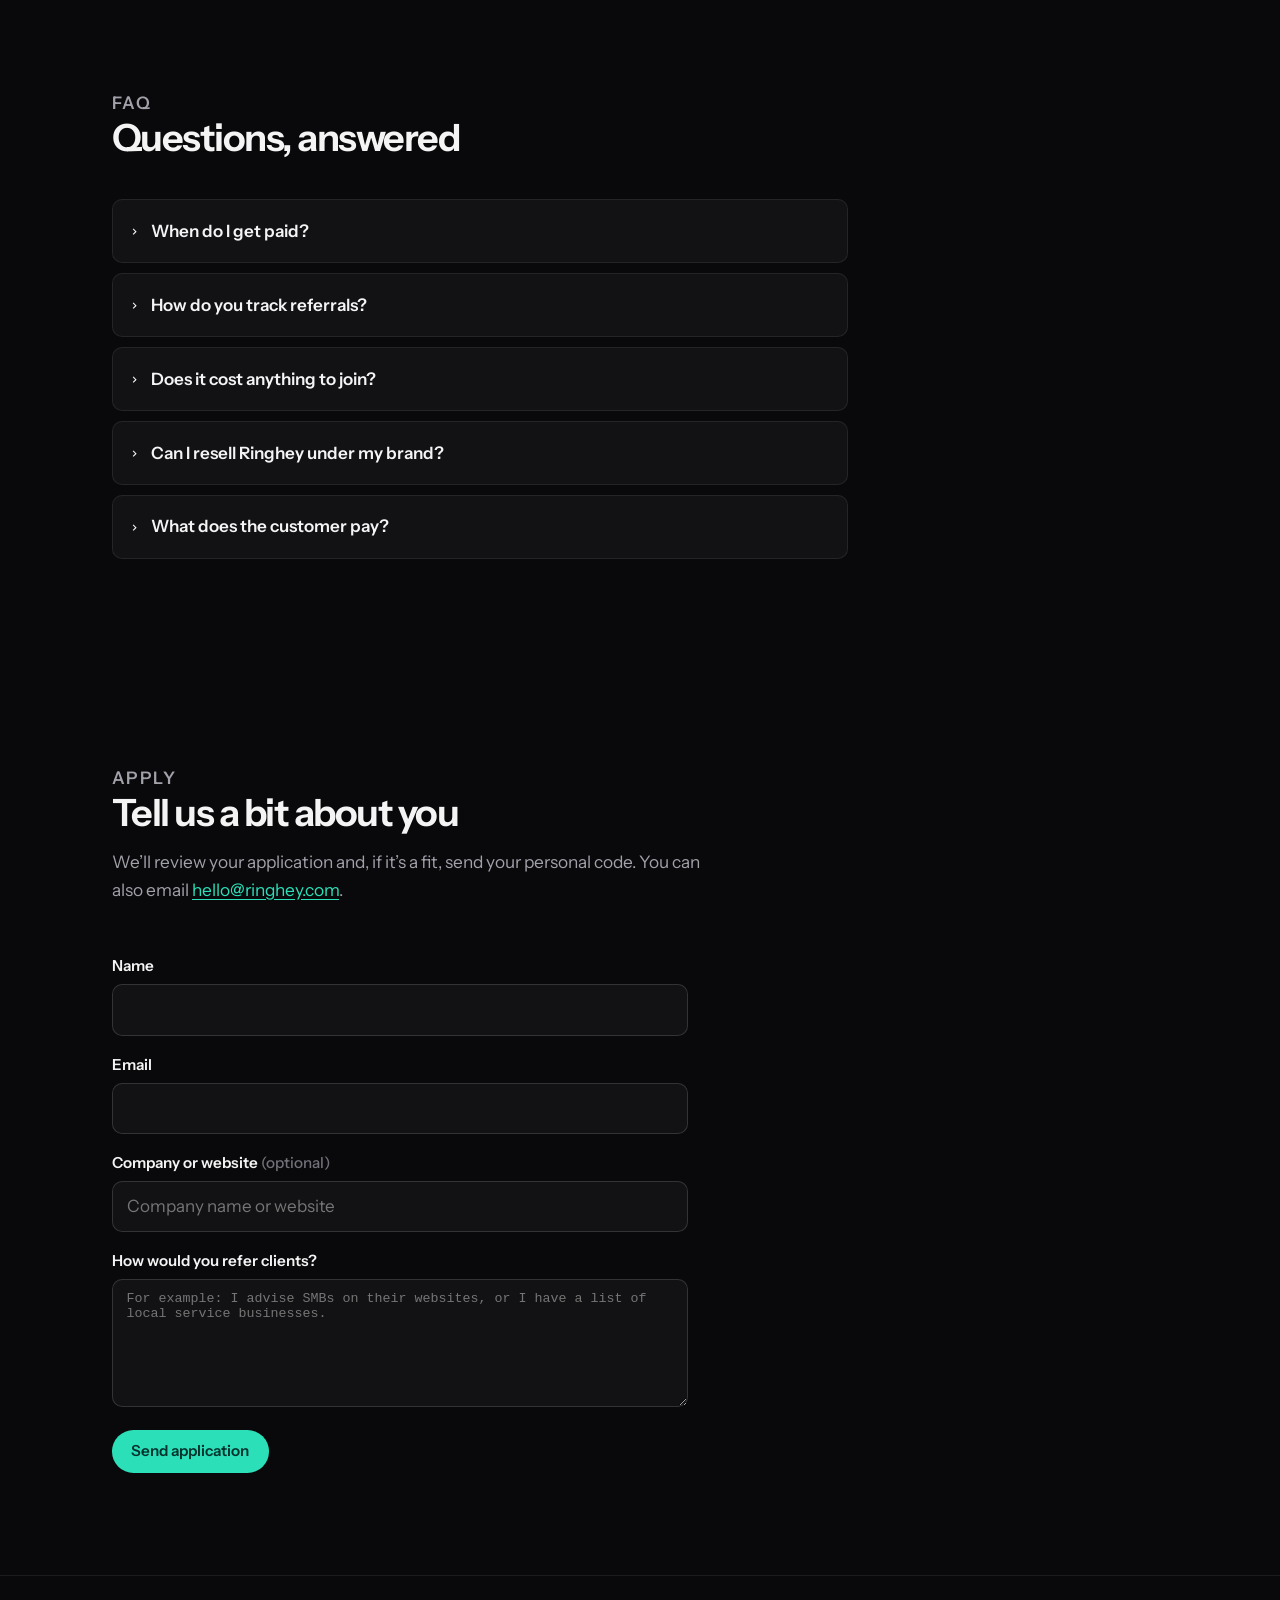
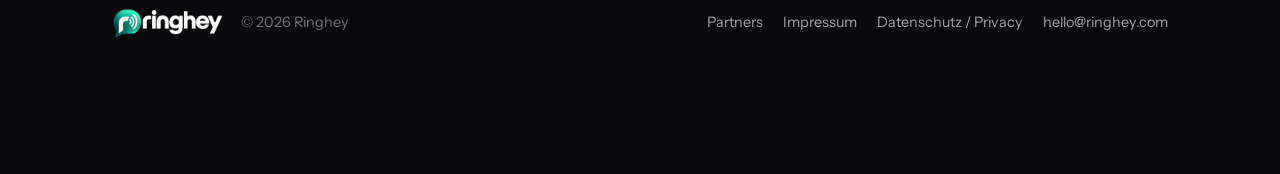
<file: partners/index.html>
<!doctype html>
<html lang="en">
<head>
<meta charset="utf-8">
<meta name="viewport" content="width=device-width, initial-scale=1">
<meta name="color-scheme" content="dark">
<title>Partner program — Ringhey</title>
<meta name="description" content="Refer a business to Ringhey. They get $99 off Growth setup, $49 off Starter, or $9.90 off Solo. You earn 10% of what they pay in their first 12 months.">
<meta property="og:title" content="Partner program — Ringhey">
<meta property="og:description" content="Refer a business to Ringhey. They get $99 off Growth setup, $49 off Starter, or $9.90 off Solo. You earn 10% of what they pay in their first 12 months.">
<meta property="og:image" content="/og.png">
<meta property="og:type" content="website">
<link rel="icon" href="/favicon.ico" sizes="32x32">
<link rel="icon" href="/favicon-32.png" type="image/png" sizes="32x32">
<link rel="icon" href="/favicon-512.png" type="image/png" sizes="512x512">
<link rel="apple-touch-icon" href="/apple-touch-icon.png">
<link rel="preconnect" href="https://fonts.googleapis.com">
<link rel="preconnect" href="https://fonts.gstatic.com" crossorigin>
<link rel="stylesheet" href="https://fonts.googleapis.com/css2?family=Instrument+Sans:ital,wght@0,400..700;1,400..700&display=swap">
<link rel="stylesheet" href="/styles.css?v=novw1">
</head>
<body>
<a class="skip" href="#main">Skip to content</a>

<header class="site-header">
  <div class="header-inner">
    <a class="logo" href="/" aria-label="Ringhey home">
      <picture>
        <source type="image/webp" srcset="/assets/ringhey-logo.webp">
        <img src="/assets/ringhey-logo.png" srcset="/assets/ringhey-logo.png 1x, /assets/ringhey-logo@2x.png 2x" alt="Ringhey" width="150" height="40">
      </picture>
    </a>
    <nav class="site-nav" aria-label="Primary">
      <button class="nav-toggle" type="button" aria-expanded="false" aria-controls="nav-list">Menu</button>
      <ul class="nav-list" id="nav-list">
        <li><a href="/#how">How it works</a></li>
        <li><a href="/#use-cases">Use cases</a></li>
        <li><a href="/#demo">Demo</a></li>
        <li><a href="/portal/">Portal</a></li>
        <li><a href="/#integrations">Integrations</a></li>
        <li><a href="/#pricing">Pricing</a></li>
        <li><a href="/#faq">FAQ</a></li>
        <li class="nav-mobile-cta"><a class="btn btn-primary" href="/#contact">Book a call</a></li>
      </ul>
    </nav>
    <a class="btn btn-primary header-cta" href="/#contact">Book a call</a>
  </div>
</header>

<main id="main">
  <section class="page-hero" aria-labelledby="partners-hero-title">
    <div class="wrap">
      <p class="eyebrow">Partner program</p>
      <h1 id="partners-hero-title">Refer a client. Earn 10% for a year.</h1>
      <p class="lede">For consultants, web and marketing agencies, freelancers, and anyone with a network of small businesses. Your referrals get $99 off Growth setup, $49 off Starter, or $9.90 off Solo, with your personal code. You earn 10% of everything they pay in their first 12 months.</p>
      <p class="hero-actions">
        <a class="btn btn-primary btn-lg" href="#apply">Apply to partner</a>
      </p>
    </div>
  </section>

  <section class="section section-tight" id="how-partners" aria-labelledby="how-partners-title">
    <div class="wrap">
      <div class="section-head">
        <p class="eyebrow">How it works</p>
        <h2 id="how-partners-title">Three steps</h2>
      </div>
      <ol class="steps" role="list">
        <li class="step">
          <span class="step-num" aria-hidden="true">1</span>
          <h3>Apply</h3>
          <p>Tell us who you are and how you’d refer clients. There’s no cost to join.</p>
        </li>
        <li class="step">
          <span class="step-num" aria-hidden="true">2</span>
          <h3>Get your code</h3>
          <p>We send you a personal Stripe promotion code, for example <code>PARTNER-NAME</code>.</p>
        </li>
        <li class="step">
          <span class="step-num" aria-hidden="true">3</span>
          <h3>Earn</h3>
          <p>When a customer uses your code at checkout, they get $99 off Growth setup, $49 off Starter, or $9.90 off Solo. You earn 10% of what they pay, for 12 months.</p>
        </li>
      </ol>
    </div>
  </section>

  <section class="section" id="what-you-earn" aria-labelledby="earn-title">
    <div class="wrap">
      <div class="section-head">
        <p class="eyebrow">What you earn</p>
        <h2 id="earn-title">A worked example, on Growth</h2>
        <p>Commission is 10% of what the referred customer actually pays in their first 12 months — setup and monthly. The code only reduces the one-time setup, not the monthly plan.</p>
      </div>
      <div class="earn-grid">
        <article class="card earn-card">
          <h3>What your referral gets</h3>
          <p>On Growth ($990 setup + $590/month, 500 minutes), they get <strong>$99 off setup</strong> and pay $891 to get started, then $590 a month.</p>
          <p class="share-line">Share your code: <q>Use my code for $99 off</q></p>
          <p class="muted-note">Starter is $49 off setup ($490 → $441), then $290 a month. Solo is $9.90 off setup ($99 → $89.10), then $129 a month.</p>
        </article>
        <article class="card earn-card">
          <h3>What you earn</h3>
          <p>10% of $891 setup is <strong>$89.10</strong>. Then <strong>$59 a month</strong> for 12 months ($708). First-year total: <strong>$797.10</strong>, if they stay on Growth.</p>
          <p class="muted-note">On Starter that’s $44.10 on setup plus $29 a month for 12 months, $392.10 in the first year. On Solo, $8.91 on setup plus $12.90 a month for 12 months, $163.71 in the first year.</p>
        </article>
      </div>
      <p class="price-note">We pay commission monthly by bank transfer or PayPal. Custom packages are quoted separately — talk to us if you’re referring a larger project.</p>
    </div>
  </section>

  <section class="section" id="partners-faq" aria-labelledby="partners-faq-title">
    <div class="wrap">
      <div class="section-head">
        <p class="eyebrow">FAQ</p>
        <h2 id="partners-faq-title">Questions, answered</h2>
      </div>
      <div class="faq">
        <details>
          <summary>When do I get paid?</summary>
          <p>Monthly, by bank transfer or PayPal, on commission from payments we actually received that month. That covers the referred customer’s setup and their monthly plan during the first 12 months.</p>
        </details>
        <details>
          <summary>How do you track referrals?</summary>
          <p>Each partner gets a personal Stripe promotion code. The customer enters it at checkout. That’s how we tie the sale to you and apply their setup discount.</p>
        </details>
        <details>
          <summary>Does it cost anything to join?</summary>
          <p>No. There’s no fee to become a partner and no minimum number of referrals.</p>
        </details>
        <details>
          <summary>Can I resell Ringhey under my brand?</summary>
          <p>This program is a referral arrangement, not a white-label or reseller licence. If you want to offer the agent under your own brand, <a href="/#contact">talk to us</a>.</p>
        </details>
        <details>
          <summary>What does the customer pay?</summary>
          <p>With your code, $99 off Growth setup, $49 off Starter, or $9.90 off Solo. Monthly plans stay at the list price. Extra minutes are billed at cost-plus, as on our <a href="/#pricing">pricing</a> page, and are included in the “everything they pay” commission for those first 12 months.</p>
        </details>
      </div>
    </div>
  </section>

  <section class="section" id="apply" aria-labelledby="apply-title">
    <div class="wrap">
      <div class="section-head">
        <p class="eyebrow">Apply</p>
        <h2 id="apply-title">Tell us a bit about you</h2>
        <p>We’ll review your application and, if it’s a fit, send your personal code. You can also email <a href="mailto:hello@ringhey.com?subject=Partner%20program%20application">hello@ringhey.com</a>.</p>
      </div>
      <p class="paid-thanks" id="applied-thanks" hidden>Thanks, we’ve received your application. We’ll get back to you by email.</p>
      <form class="partner-form" action="https://formsubmit.co/hello@ringhey.com" method="POST">
        <input type="hidden" name="_next" value="https://ringhey.com/partners/?applied=1">
        <input type="hidden" name="_subject" value="Partner program application">
        <input type="hidden" name="_template" value="table">
        <input type="text" name="_honey" class="hp" tabindex="-1" autocomplete="off" aria-hidden="true">
        <label for="partner-name">Name</label>
        <input id="partner-name" name="name" type="text" required autocomplete="name" maxlength="120">
        <label for="partner-email">Email</label>
        <input id="partner-email" name="email" type="email" required autocomplete="email" maxlength="160">
        <label for="partner-company">Company or website <span class="optional">(optional)</span></label>
        <input id="partner-company" name="company" type="text" autocomplete="organization" maxlength="200" placeholder="Company name or website">
        <label for="partner-refer">How would you refer clients?</label>
        <textarea id="partner-refer" name="how_you_would_refer_clients" required rows="5" maxlength="2000" placeholder="For example: I advise SMBs on their websites, or I have a list of local service businesses."></textarea>
        <div class="form-actions">
          <button class="btn btn-primary" type="submit">Send application</button>
        </div>
      </form>
    </div>
  </section>
</main>

<div class="call-dock" id="call-dock" data-state="idle">
  <button type="button" class="talk-fab" data-vapi-start id="talk-fab" aria-controls="call-widget">
    <span class="agent-avatar fab-avatar" aria-hidden="true">
      <span class="avatar-ring"></span>
      <img src="/favicon-180.png" alt="" width="36" height="36">
    </span>
    <span class="talk-fab-label">Talk to agent</span>
  </button>

  <div class="dock-panel" id="dock-panel">
    <button type="button" class="dock-open" id="dock-open" aria-label="Show the full call transcript">
      <span class="agent-avatar" aria-hidden="true">
        <span class="avatar-glow"></span>
        <span class="avatar-ring"></span>
        <img src="/favicon-180.png" alt="" width="52" height="52">
      </span>
      <span class="dock-meta">
        <span class="agent-name">Ringhey Agent</span>
        <span class="agent-label">AI voice agent</span>
        <span class="status-chip dock-chip" data-state="idle">Ready</span>
      </span>
      <span class="viz-bars dock-bars" aria-hidden="true">
        <span></span><span></span><span></span><span></span><span></span>
      </span>
    </button>
    <div class="dock-actions">
      <button type="button" class="btn btn-ghost btn-icon" data-vapi-mute disabled aria-pressed="false" aria-label="Mute">
        <svg class="icon-mic" viewBox="0 0 24 24" fill="none" stroke="currentColor" stroke-width="1.8" aria-hidden="true"><path d="M12 3a3.5 3.5 0 0 0-3.5 3.5v5a3.5 3.5 0 1 0 7 0v-5A3.5 3.5 0 0 0 12 3z"/><path d="M6 11a6 6 0 0 0 12 0M12 17v4"/></svg>
        <svg class="icon-mic-off" viewBox="0 0 24 24" fill="none" stroke="currentColor" stroke-width="1.8" aria-hidden="true"><path d="M3 3l18 18"/><path d="M9 9v2.5A3 3 0 0 0 14.8 14M15 10.2V7.5A3 3 0 0 0 9.7 5.2"/><path d="M6 11a6 6 0 0 0 8.2 5.6M18 13.5A6 6 0 0 0 12 5M12 17v4"/></svg>
      </button>
      <button type="button" class="btn btn-end btn-icon" data-vapi-end disabled aria-label="End call">
        <svg viewBox="0 0 24 24" fill="none" stroke="currentColor" stroke-width="1.8" aria-hidden="true"><path d="M4 15.5c4.5-4 11.5-3 16 0"/><path d="M7 18l-2.2-3.8L8.5 13M17 18l2.2-3.8L15.5 13"/></svg>
      </button>
    </div>
  </div>
</div>

<footer class="site-footer">
  <div class="wrap footer-inner">
    <div class="footer-brand">
      <a class="logo footer-logo" href="/" aria-label="Ringhey home">
        <picture>
          <source type="image/webp" srcset="/assets/ringhey-logo.webp">
          <img src="/assets/ringhey-logo.png" srcset="/assets/ringhey-logo.png 1x, /assets/ringhey-logo@2x.png 2x" alt="Ringhey" width="150" height="40">
        </picture>
      </a>
      <span>© 2026 Ringhey</span>
    </div>
    <ul class="footer-links">
      <li><a href="/partners/" aria-current="page">Partners</a></li>
      <li><a href="/impressum.html">Impressum</a></li>
      <li><a href="/datenschutz.html">Datenschutz / Privacy</a></li>
      <li><a href="mailto:hello@ringhey.com">hello@ringhey.com</a></li>
    </ul>
  </div>
</footer>
<script>
  const nav = document.querySelector('.site-nav');
  const toggle = nav.querySelector('.nav-toggle');
  toggle.addEventListener('click', () => {
    const open = nav.classList.toggle('open');
    toggle.setAttribute('aria-expanded', open);
  });
  nav.querySelectorAll('.nav-list a').forEach(a => a.addEventListener('click', () => {
    nav.classList.remove('open');
    toggle.setAttribute('aria-expanded', 'false');
  }));
  document.addEventListener('keydown', e => {
    if (e.key === 'Escape' && nav.classList.contains('open')) {
      nav.classList.remove('open');
      toggle.setAttribute('aria-expanded', 'false');
      toggle.focus();
    }
  });
  if (new URLSearchParams(location.search).get('applied') === '1') {
    const thanks = document.getElementById('applied-thanks');
    if (thanks) {
      thanks.hidden = false;
      document.getElementById('apply')?.scrollIntoView({ behavior: 'smooth', block: 'start' });
    }
  }
</script>
<script type="module" src="/agent.js?v=novw1"></script>
</body>
</html>
</file>
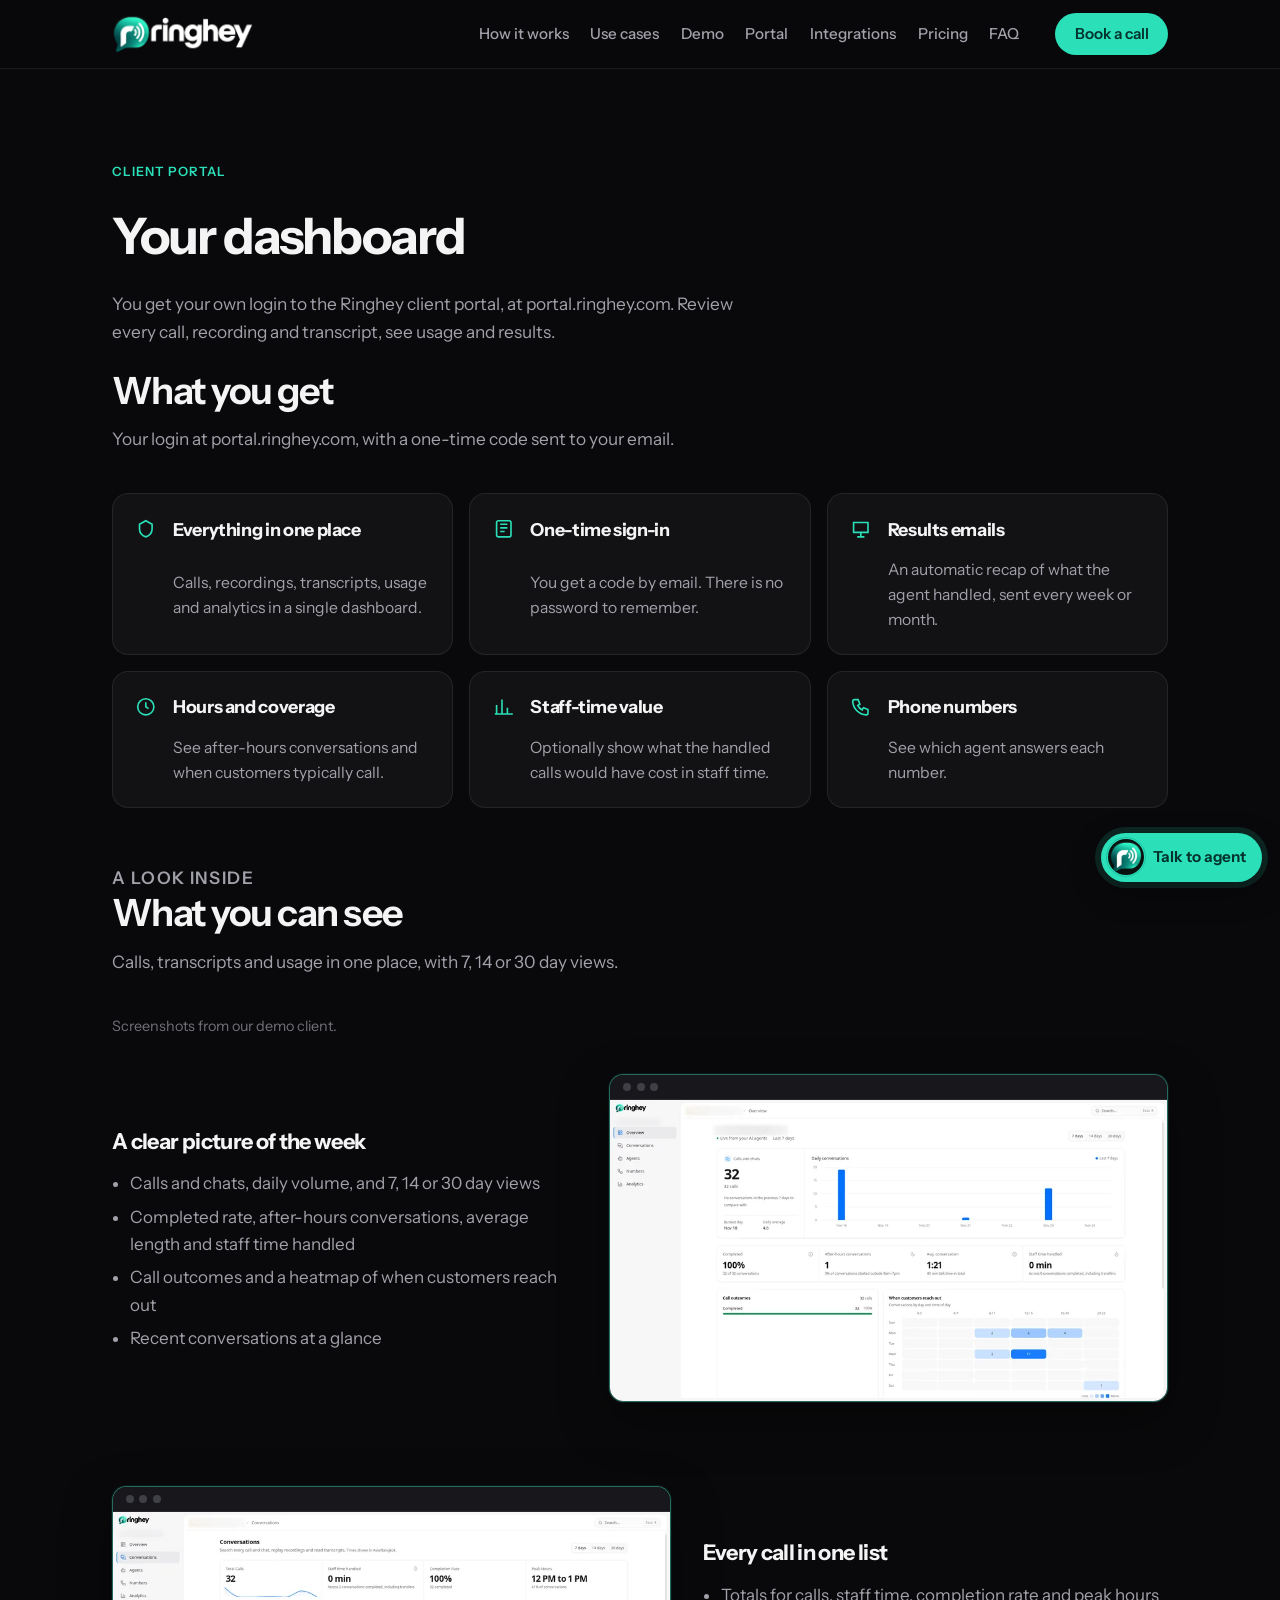
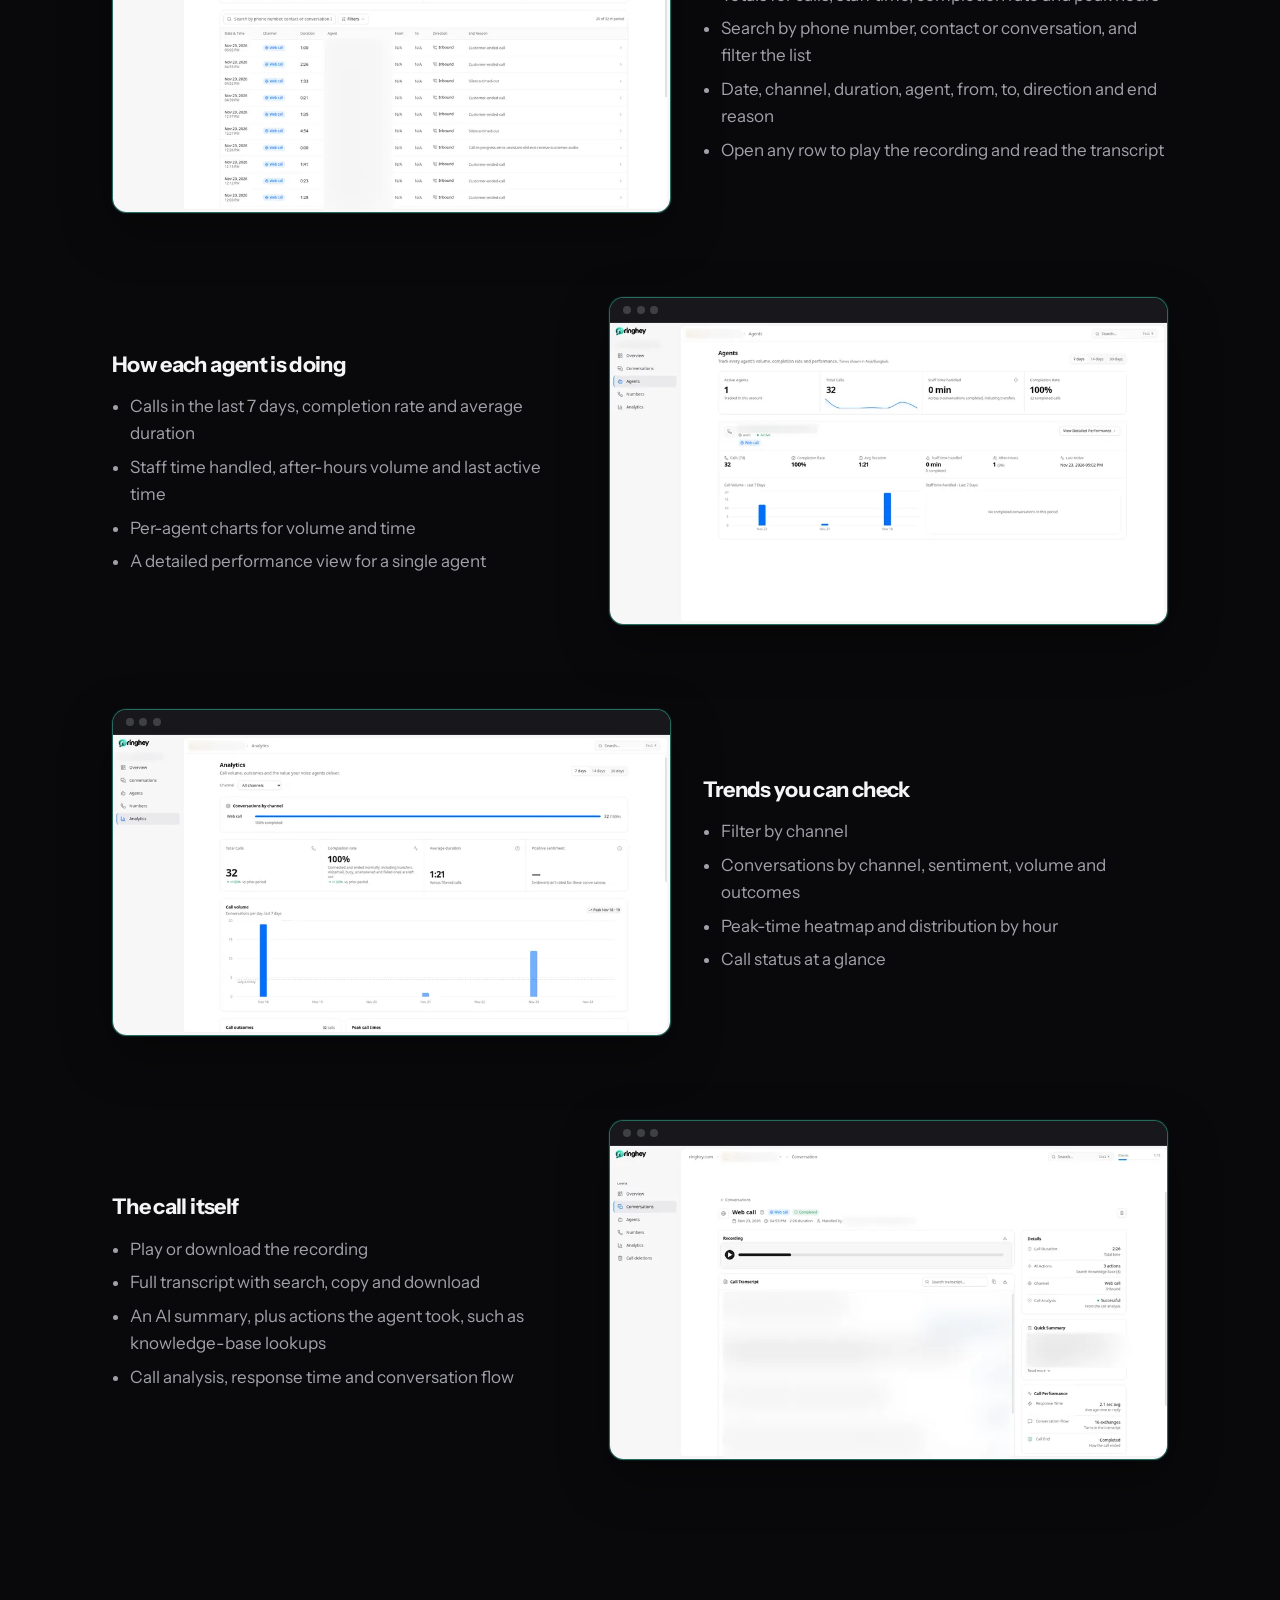
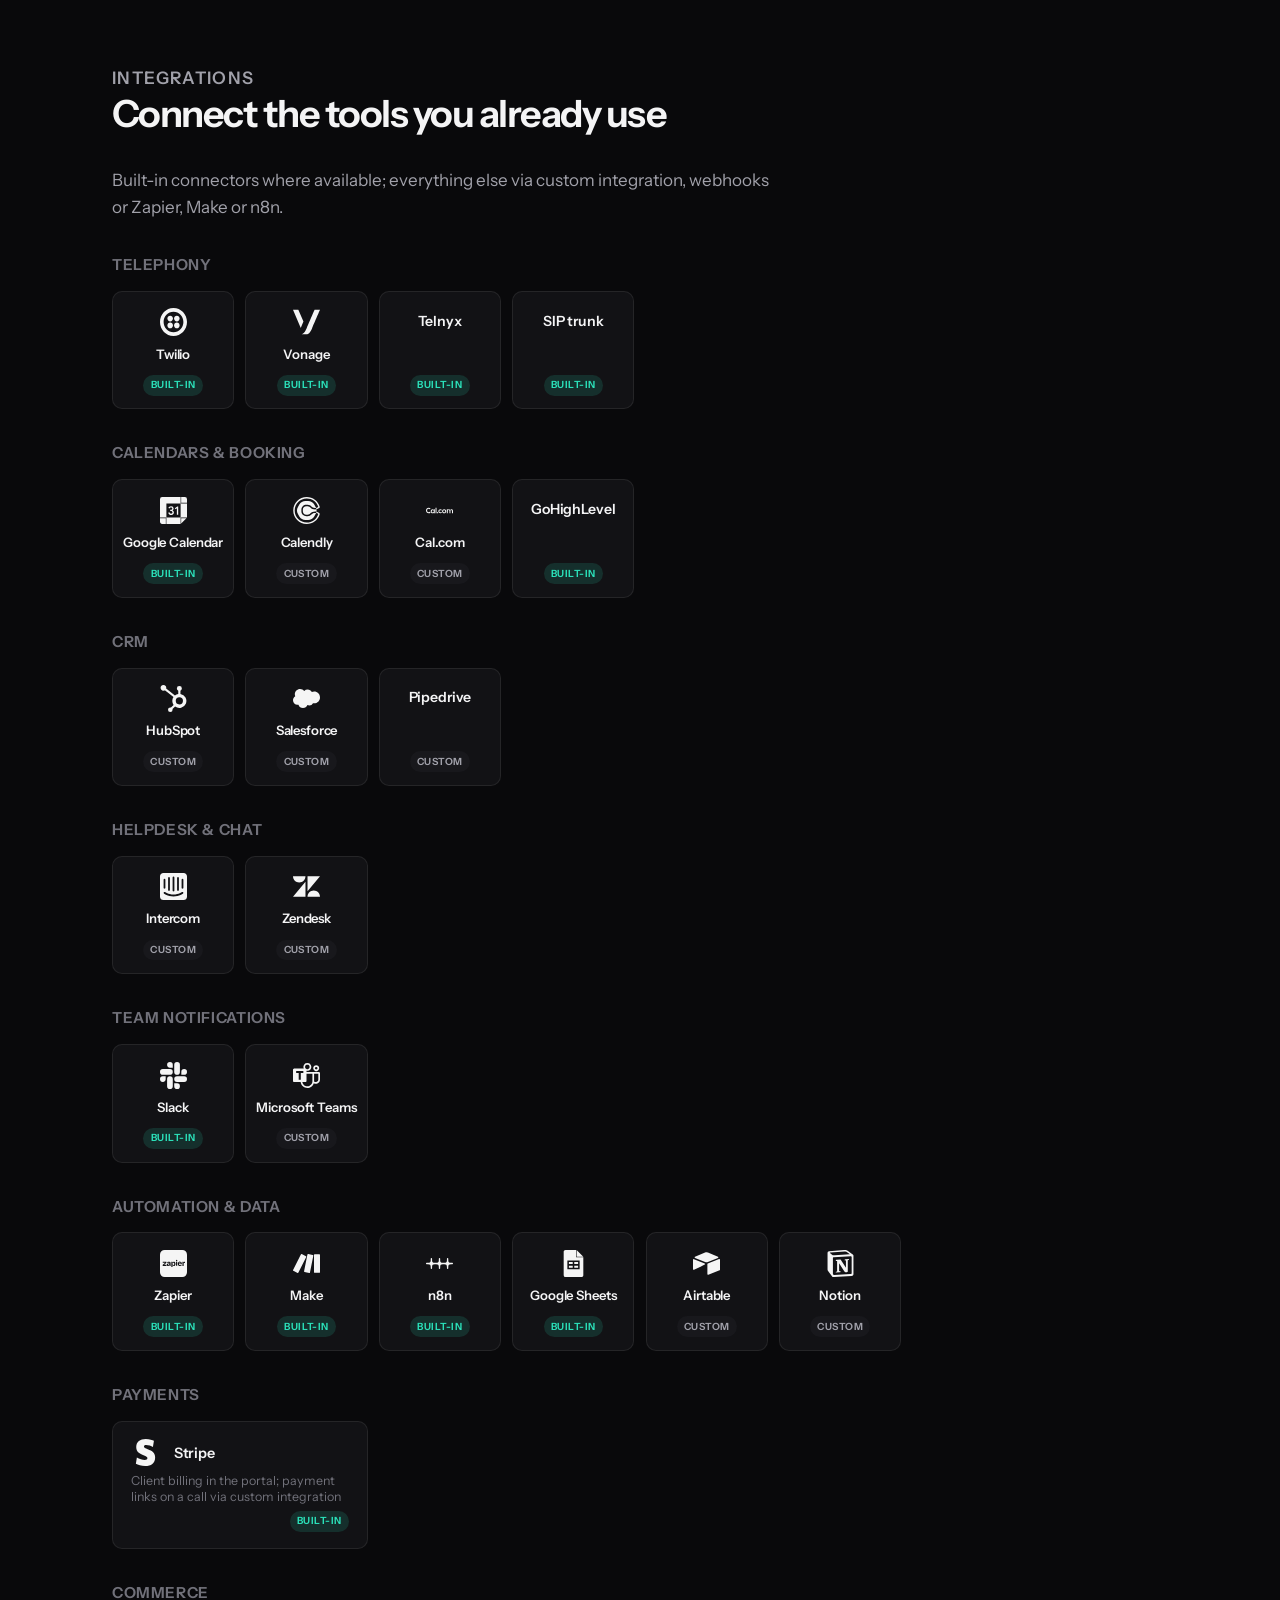
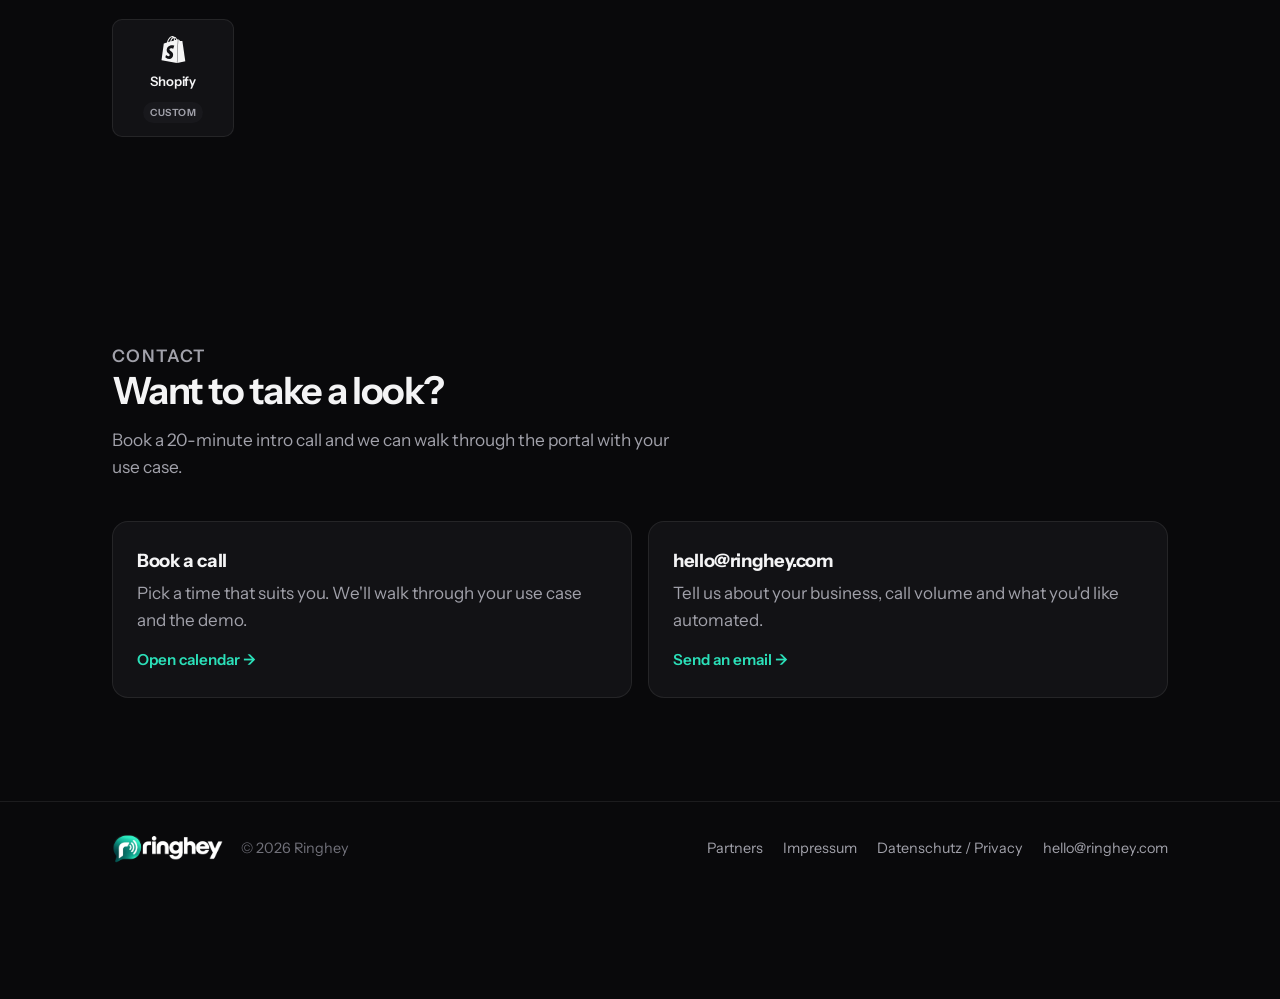
<file: portal/index.html>
<!doctype html>
<html lang="en">
<head>
<meta charset="utf-8">
<meta name="viewport" content="width=device-width, initial-scale=1">
<meta name="color-scheme" content="dark">
<title>Your dashboard — Ringhey</title>
<meta name="description" content="Your login to the Ringhey client portal: review calls, recordings, transcripts, usage and results at portal.ringhey.com.">
<meta property="og:title" content="Your dashboard — Ringhey">
<meta property="og:description" content="Review every call, recording and transcript in the Ringhey client portal.">
<meta property="og:image" content="/og.png">
<meta property="og:type" content="website">
<link rel="icon" href="/favicon.ico" sizes="32x32">
<link rel="icon" href="/favicon-32.png" type="image/png" sizes="32x32">
<link rel="icon" href="/favicon-512.png" type="image/png" sizes="512x512">
<link rel="apple-touch-icon" href="/apple-touch-icon.png">
<link rel="preconnect" href="https://fonts.googleapis.com">
<link rel="preconnect" href="https://fonts.gstatic.com" crossorigin>
<link rel="stylesheet" href="https://fonts.googleapis.com/css2?family=Instrument+Sans:ital,wght@0,400..700;1,400..700&display=swap">
<link rel="stylesheet" href="/styles.css?v=novw1">
</head>
<body>
<a class="skip" href="#main">Skip to content</a>

<header class="site-header">
  <div class="header-inner">
    <a class="logo" href="/" aria-label="Ringhey home">
      <picture>
        <source type="image/webp" srcset="/assets/ringhey-logo.webp">
        <img src="/assets/ringhey-logo.png" srcset="/assets/ringhey-logo.png 1x, /assets/ringhey-logo@2x.png 2x" alt="Ringhey" width="150" height="40">
      </picture>
    </a>
    <nav class="site-nav" aria-label="Primary">
      <button class="nav-toggle" type="button" aria-expanded="false" aria-controls="nav-list">Menu</button>
      <ul class="nav-list" id="nav-list">
        <li><a href="/#how">How it works</a></li>
        <li><a href="/#use-cases">Use cases</a></li>
        <li><a href="/#demo">Demo</a></li>
        <li><a href="/portal/" aria-current="page">Portal</a></li>
        <li><a href="#integrations">Integrations</a></li>
        <li><a href="/#pricing">Pricing</a></li>
        <li><a href="/#faq">FAQ</a></li>
        <li class="nav-mobile-cta"><a class="btn btn-primary" href="/#contact">Book a call</a></li>
      </ul>
    </nav>
    <a class="btn btn-primary header-cta" href="/#contact">Book a call</a>
  </div>
</header>

<main id="main">
  <section class="page-hero" aria-labelledby="portal-hero-title">
    <div class="wrap">
      <p class="eyebrow">Client portal</p>
      <h1 id="portal-hero-title">Your dashboard</h1>
      <p class="lede">You get your own login to the Ringhey client portal, at portal.ringhey.com. Review every call, recording and transcript, see usage and results.</p>
    </div>
  </section>

  <section class="section section-tight" aria-labelledby="extras-title">
    <div class="wrap">
      <div class="section-head">
        <h2 id="extras-title">What you get</h2>
        <p>Your login at portal.ringhey.com, with a one-time code sent to your email.</p>
      </div>
      <ul class="extras" role="list">
        <li class="portal-item">
          <svg viewBox="0 0 24 24" fill="none" stroke="currentColor" stroke-width="1.8" aria-hidden="true"><path d="M12 3l7 4v5c0 5-3.5 8-7 9-3.5-1-7-4-7-9V7z"/></svg>
          <h3>Everything in one place</h3>
          <p>Calls, recordings, transcripts, usage and analytics in a single dashboard.</p>
        </li>
        <li class="portal-item">
          <svg viewBox="0 0 24 24" fill="none" stroke="currentColor" stroke-width="1.8" aria-hidden="true"><rect x="4" y="3" width="16" height="18" rx="2"/><path d="M8 7h8M8 11h8M8 15h5"/></svg>
          <h3>One-time sign-in</h3>
          <p>You get a code by email. There is no password to remember.</p>
        </li>
        <li class="portal-item">
          <svg viewBox="0 0 24 24" fill="none" stroke="currentColor" stroke-width="1.8" aria-hidden="true"><path d="M4 5h16v11H4zM8 21h8M12 16v5"/></svg>
          <h3>Results emails</h3>
          <p>An automatic recap of what the agent handled, sent every week or month.</p>
        </li>
        <li class="portal-item">
          <svg viewBox="0 0 24 24" fill="none" stroke="currentColor" stroke-width="1.8" aria-hidden="true"><circle cx="12" cy="12" r="9"/><path d="M12 7v5l3 2"/></svg>
          <h3>Hours and coverage</h3>
          <p>See after-hours conversations and when customers typically call.</p>
        </li>
        <li class="portal-item">
          <svg viewBox="0 0 24 24" fill="none" stroke="currentColor" stroke-width="1.8" aria-hidden="true"><path d="M4 20V10M10 20V4M16 20v-7M22 20H2"/></svg>
          <h3>Staff-time value</h3>
          <p>Optionally show what the handled calls would have cost in staff time.</p>
        </li>
        <li class="portal-item">
          <svg viewBox="0 0 24 24" fill="none" stroke="currentColor" stroke-width="1.8" aria-hidden="true"><path d="M5 4h4l2 5-2.5 1.5a11 11 0 0 0 5 5L15 13l5 2v4a2 2 0 0 1-2 2A16 16 0 0 1 3 6a2 2 0 0 1 2-2"/></svg>
          <h3>Phone numbers</h3>
          <p>See which agent answers each number.</p>
        </li>
      </ul>
    </div>
  </section>

  <section class="section section-follow-tight" aria-labelledby="tour-title">
    <div class="wrap">
      <div class="section-head">
        <p class="eyebrow">A look inside</p>
        <h2 id="tour-title">What you can see</h2>
        <p>Calls, transcripts and usage in one place, with 7, 14 or 30 day views.</p>
      </div>
      <p class="shot-note">Screenshots from our demo client.</p>
      <div class="tour">
    <article class="tour-row">
      <div class="tour-copy">
        <h3>A clear picture of the week</h3>
        <ul>
          <li>Calls and chats, daily volume, and 7, 14 or 30 day views</li>
          <li>Completed rate, after-hours conversations, average length and staff time handled</li>
          <li>Call outcomes and a heatmap of when customers reach out</li>
          <li>Recent conversations at a glance</li>
        </ul>
      </div>
      <figure class="browser-frame">
        <button type="button" class="lightbox-trigger" data-full="/assets/portal/overview-1600.webp?v=novw1" aria-haspopup="dialog" aria-controls="lightbox" aria-label="View larger: Client portal overview showing calls and chats, a daily conversations chart, completed rate, after-hours conversations, average length, staff time, outcomes and a heatmap of when customers reach out">
        <div class="browser-chrome" aria-hidden="true"><span></span><span></span><span></span></div>
        <picture>
          <source type="image/webp" srcset="/assets/portal/overview-900.webp?v=novw1 900w, /assets/portal/overview-1600.webp?v=novw1 1600w" sizes="(min-width: 58rem) 54vw, 100vw">
          <img src="/assets/portal/overview-1600.webp?v=novw1" width="1600" height="865" alt="Client portal overview showing calls and chats, a daily conversations chart, completed rate, after-hours conversations, average length, staff time, outcomes and a heatmap of when customers reach out" loading="lazy" decoding="async">
        </picture>
        </button>
      </figure>
    </article>
    <article class="tour-row">
      <div class="tour-copy">
        <h3>Every call in one list</h3>
        <ul>
          <li>Totals for calls, staff time, completion rate and peak hours</li>
          <li>Search by phone number, contact or conversation, and filter the list</li>
          <li>Date, channel, duration, agent, from, to, direction and end reason</li>
          <li>Open any row to play the recording and read the transcript</li>
        </ul>
      </div>
      <figure class="browser-frame">
        <button type="button" class="lightbox-trigger" data-full="/assets/portal/conversations-1600.webp?v=novw1" aria-haspopup="dialog" aria-controls="lightbox" aria-label="View larger: Client portal conversations list with totals, search and filters, and columns for date, channel, duration, agent, from, to, direction and end reason">
        <div class="browser-chrome" aria-hidden="true"><span></span><span></span><span></span></div>
        <picture>
          <source type="image/webp" srcset="/assets/portal/conversations-900.webp?v=novw1 900w, /assets/portal/conversations-1600.webp?v=novw1 1600w" sizes="(min-width: 58rem) 54vw, 100vw">
          <img src="/assets/portal/conversations-1600.webp?v=novw1" width="1600" height="865" alt="Client portal conversations list with totals, search and filters, and columns for date, channel, duration, agent, from, to, direction and end reason" loading="lazy" decoding="async">
        </picture>
        </button>
      </figure>
    </article>
    <article class="tour-row">
      <div class="tour-copy">
        <h3>How each agent is doing</h3>
        <ul>
          <li>Calls in the last 7 days, completion rate and average duration</li>
          <li>Staff time handled, after-hours volume and last active time</li>
          <li>Per-agent charts for volume and time</li>
          <li>A detailed performance view for a single agent</li>
        </ul>
      </div>
      <figure class="browser-frame">
        <button type="button" class="lightbox-trigger" data-full="/assets/portal/agents-1600.webp?v=novw1" aria-haspopup="dialog" aria-controls="lightbox" aria-label="View larger: Client portal agents page showing per-agent calls, completion rate, average duration, staff time, after-hours volume and charts">
        <div class="browser-chrome" aria-hidden="true"><span></span><span></span><span></span></div>
        <picture>
          <source type="image/webp" srcset="/assets/portal/agents-900.webp?v=novw1 900w, /assets/portal/agents-1600.webp?v=novw1 1600w" sizes="(min-width: 58rem) 54vw, 100vw">
          <img src="/assets/portal/agents-1600.webp?v=novw1" width="1600" height="865" alt="Client portal agents page showing per-agent calls, completion rate, average duration, staff time, after-hours volume and charts" loading="lazy" decoding="async">
        </picture>
        </button>
      </figure>
    </article>
    <article class="tour-row">
      <div class="tour-copy">
        <h3>Trends you can check</h3>
        <ul>
          <li>Filter by channel</li>
          <li>Conversations by channel, sentiment, volume and outcomes</li>
          <li>Peak-time heatmap and distribution by hour</li>
          <li>Call status at a glance</li>
        </ul>
      </div>
      <figure class="browser-frame">
        <button type="button" class="lightbox-trigger" data-full="/assets/portal/analytics-1600.webp?v=novw1" aria-haspopup="dialog" aria-controls="lightbox" aria-label="View larger: Client portal analytics with channel filter, conversations by channel, sentiment, call volume, outcomes and peak times">
        <div class="browser-chrome" aria-hidden="true"><span></span><span></span><span></span></div>
        <picture>
          <source type="image/webp" srcset="/assets/portal/analytics-900.webp?v=novw1 900w, /assets/portal/analytics-1600.webp?v=novw1 1600w" sizes="(min-width: 58rem) 54vw, 100vw">
          <img src="/assets/portal/analytics-1600.webp?v=novw1" width="1600" height="865" alt="Client portal analytics with channel filter, conversations by channel, sentiment, call volume, outcomes and peak times" loading="lazy" decoding="async">
        </picture>
        </button>
      </figure>
    </article>
    <article class="tour-row">
      <div class="tour-copy">
        <h3>The call itself</h3>
        <ul>
          <li>Play or download the recording</li>
          <li>Full transcript with search, copy and download</li>
          <li>An AI summary, plus actions the agent took, such as knowledge-base lookups</li>
          <li>Call analysis, response time and conversation flow</li>
        </ul>
      </div>
      <figure class="browser-frame">
        <button type="button" class="lightbox-trigger" data-full="/assets/portal/call-detail-1600.webp?v=novw1" aria-haspopup="dialog" aria-controls="lightbox" aria-label="View larger: Conversation detail with a recording player, searchable transcript, AI summary, knowledge-base actions, call analysis, response time and conversation flow">
        <div class="browser-chrome" aria-hidden="true"><span></span><span></span><span></span></div>
        <picture>
          <source type="image/webp" srcset="/assets/portal/call-detail-900.webp?v=novw1 900w, /assets/portal/call-detail-1600.webp?v=novw1 1600w" sizes="(min-width: 58rem) 54vw, 100vw">
          <img src="/assets/portal/call-detail-1600.webp?v=novw1" width="1600" height="898" alt="Conversation detail with a recording player, searchable transcript, AI summary, knowledge-base actions, call analysis, response time and conversation flow" loading="lazy" decoding="async">
        </picture>
        </button>
      </figure>
    </article>
      </div>
    </div>
  </section>

  <section class="section" id="integrations" aria-labelledby="portal-integ-title">
    <div class="wrap">
      <div class="section-head">
        <p class="eyebrow">Integrations</p>
        <h2 id="portal-integ-title">Connect the tools you already use</h2>
      </div>
      <p class="integ-intro">Built-in connectors where available; everything else via custom integration, webhooks or Zapier, Make or n8n.</p>
      <div class="integ-groups">
      <div class="integ-group">
        <h3>Telephony</h3>
        <ul class="integ-grid" role="list">
        <li class="integ-item">
          <span class="integ-logo"><img src="/assets/integrations/twilio.svg" alt="" width="28" height="28"></span>
          <span class="integ-name">Twilio</span>
          <span class="integ-badge built-in">Built-in</span>
        </li>
        <li class="integ-item">
          <span class="integ-logo"><img src="/assets/integrations/vonage.svg" alt="" width="28" height="28"></span>
          <span class="integ-name">Vonage</span>
          <span class="integ-badge built-in">Built-in</span>
        </li>
        <li class="integ-item integ-chip">
          
          <span class="integ-name">Telnyx</span>
          <span class="integ-badge built-in">Built-in</span>
        </li>
        <li class="integ-item integ-chip">
          
          <span class="integ-name">SIP trunk</span>
          <span class="integ-badge built-in">Built-in</span>
        </li>
        </ul>
      </div>
      <div class="integ-group">
        <h3>Calendars &amp; booking</h3>
        <ul class="integ-grid" role="list">
        <li class="integ-item">
          <span class="integ-logo"><img src="/assets/integrations/googlecalendar.svg" alt="" width="28" height="28"></span>
          <span class="integ-name">Google Calendar</span>
          <span class="integ-badge built-in">Built-in</span>
        </li>
        <li class="integ-item">
          <span class="integ-logo"><img src="/assets/integrations/calendly.svg" alt="" width="28" height="28"></span>
          <span class="integ-name">Calendly</span>
          <span class="integ-badge custom">Custom</span>
        </li>
        <li class="integ-item">
          <span class="integ-logo"><img src="/assets/integrations/caldotcom.svg" alt="" width="28" height="28"></span>
          <span class="integ-name">Cal.com</span>
          <span class="integ-badge custom">Custom</span>
        </li>
        <li class="integ-item integ-chip">
          
          <span class="integ-name">GoHighLevel</span>
          <span class="integ-badge built-in">Built-in</span>
        </li>
        </ul>
      </div>
      <div class="integ-group">
        <h3>CRM</h3>
        <ul class="integ-grid" role="list">
        <li class="integ-item">
          <span class="integ-logo"><img src="/assets/integrations/hubspot.svg" alt="" width="28" height="28"></span>
          <span class="integ-name">HubSpot</span>
          <span class="integ-badge custom">Custom</span>
        </li>
        <li class="integ-item">
          <span class="integ-logo"><img src="/assets/integrations/salesforce.svg" alt="" width="28" height="28"></span>
          <span class="integ-name">Salesforce</span>
          <span class="integ-badge custom">Custom</span>
        </li>
        <li class="integ-item integ-chip">
          
          <span class="integ-name">Pipedrive</span>
          <span class="integ-badge custom">Custom</span>
        </li>
        </ul>
      </div>
      <div class="integ-group">
        <h3>Helpdesk &amp; chat</h3>
        <ul class="integ-grid" role="list">
        <li class="integ-item">
          <span class="integ-logo"><img src="/assets/integrations/intercom.svg" alt="" width="28" height="28"></span>
          <span class="integ-name">Intercom</span>
          <span class="integ-badge custom">Custom</span>
        </li>
        <li class="integ-item">
          <span class="integ-logo"><img src="/assets/integrations/zendesk.svg" alt="" width="28" height="28"></span>
          <span class="integ-name">Zendesk</span>
          <span class="integ-badge custom">Custom</span>
        </li>
        </ul>
      </div>
      <div class="integ-group">
        <h3>Team notifications</h3>
        <ul class="integ-grid" role="list">
        <li class="integ-item">
          <span class="integ-logo"><img src="/assets/integrations/slack.svg" alt="" width="28" height="28"></span>
          <span class="integ-name">Slack</span>
          <span class="integ-badge built-in">Built-in</span>
        </li>
        <li class="integ-item">
          <span class="integ-logo"><img src="/assets/integrations/microsoftteams.svg" alt="" width="28" height="28"></span>
          <span class="integ-name">Microsoft Teams</span>
          <span class="integ-badge custom">Custom</span>
        </li>
        </ul>
      </div>
      <div class="integ-group">
        <h3>Automation &amp; data</h3>
        <ul class="integ-grid" role="list">
        <li class="integ-item">
          <span class="integ-logo"><img src="/assets/integrations/zapier.svg" alt="" width="28" height="28"></span>
          <span class="integ-name">Zapier</span>
          <span class="integ-badge built-in">Built-in</span>
        </li>
        <li class="integ-item">
          <span class="integ-logo"><img src="/assets/integrations/make.svg" alt="" width="28" height="28"></span>
          <span class="integ-name">Make</span>
          <span class="integ-badge built-in">Built-in</span>
        </li>
        <li class="integ-item">
          <span class="integ-logo"><img src="/assets/integrations/n8n.svg" alt="" width="28" height="28"></span>
          <span class="integ-name">n8n</span>
          <span class="integ-badge built-in">Built-in</span>
        </li>
        <li class="integ-item">
          <span class="integ-logo"><img src="/assets/integrations/googlesheets.svg" alt="" width="28" height="28"></span>
          <span class="integ-name">Google Sheets</span>
          <span class="integ-badge built-in">Built-in</span>
        </li>
        <li class="integ-item">
          <span class="integ-logo"><img src="/assets/integrations/airtable.svg" alt="" width="28" height="28"></span>
          <span class="integ-name">Airtable</span>
          <span class="integ-badge custom">Custom</span>
        </li>
        <li class="integ-item">
          <span class="integ-logo"><img src="/assets/integrations/notion.svg" alt="" width="28" height="28"></span>
          <span class="integ-name">Notion</span>
          <span class="integ-badge custom">Custom</span>
        </li>
        </ul>
      </div>
      <div class="integ-group">
        <h3>Payments</h3>
        <ul class="integ-grid" role="list">
        <li class="integ-item wide">
          <span class="integ-logo"><img src="/assets/integrations/stripe.svg" alt="" width="28" height="28"></span>
          <span class="integ-name">Stripe</span>
      <span class="integ-cap">Client billing in the portal; payment links on a call via custom integration</span>
          <span class="integ-badge built-in">Built-in</span>
        </li>
        </ul>
      </div>
      <div class="integ-group">
        <h3>Commerce</h3>
        <ul class="integ-grid" role="list">
        <li class="integ-item">
          <span class="integ-logo"><img src="/assets/integrations/shopify.svg" alt="" width="28" height="28"></span>
          <span class="integ-name">Shopify</span>
          <span class="integ-badge custom">Custom</span>
        </li>
        </ul>
      </div>
      </div>
    </div>
  </section>

  <section class="section" id="contact" aria-labelledby="portal-contact-title">
    <div class="wrap">
      <div class="section-head">
        <p class="eyebrow">Contact</p>
        <h2 id="portal-contact-title">Want to take a look?</h2>
        <p>Book a 20-minute intro call and we can walk through the portal with your use case.</p>
      </div>
      <div class="contact-panel">
        <a class="contact-card" href="https://calendly.com/ringhey" target="_blank" rel="noopener">
          <strong>Book a call</strong>
          <p>Pick a time that suits you. We'll walk through your use case and the demo.</p>
          <span class="go">Open calendar →</span>
        </a>
        <a class="contact-card" href="mailto:hello@ringhey.com?subject=AI%20voice%20agent%20enquiry">
          <strong>hello@ringhey.com</strong>
          <p>Tell us about your business, call volume and what you'd like automated.</p>
          <span class="go">Send an email →</span>
        </a>
      </div>
    </div>
  </section>
</main>

<div class="call-dock" id="call-dock" data-state="idle">
  <button type="button" class="talk-fab" data-vapi-start id="talk-fab" aria-controls="call-widget">
    <span class="agent-avatar fab-avatar" aria-hidden="true">
      <span class="avatar-ring"></span>
      <img src="/favicon-180.png" alt="" width="36" height="36">
    </span>
    <span class="talk-fab-label">Talk to agent</span>
  </button>

  <div class="dock-panel" id="dock-panel">
    <button type="button" class="dock-open" id="dock-open" aria-label="Show the full call transcript">
      <span class="agent-avatar" aria-hidden="true">
        <span class="avatar-glow"></span>
        <span class="avatar-ring"></span>
        <img src="/favicon-180.png" alt="" width="52" height="52">
      </span>
      <span class="dock-meta">
        <span class="agent-name">Ringhey Agent</span>
        <span class="agent-label">AI voice agent</span>
        <span class="status-chip dock-chip" data-state="idle">Ready</span>
      </span>
      <span class="viz-bars dock-bars" aria-hidden="true">
        <span></span><span></span><span></span><span></span><span></span>
      </span>
    </button>
    <div class="dock-actions">
      <button type="button" class="btn btn-ghost btn-icon" data-vapi-mute disabled aria-pressed="false" aria-label="Mute">
        <svg class="icon-mic" viewBox="0 0 24 24" fill="none" stroke="currentColor" stroke-width="1.8" aria-hidden="true"><path d="M12 3a3.5 3.5 0 0 0-3.5 3.5v5a3.5 3.5 0 1 0 7 0v-5A3.5 3.5 0 0 0 12 3z"/><path d="M6 11a6 6 0 0 0 12 0M12 17v4"/></svg>
        <svg class="icon-mic-off" viewBox="0 0 24 24" fill="none" stroke="currentColor" stroke-width="1.8" aria-hidden="true"><path d="M3 3l18 18"/><path d="M9 9v2.5A3 3 0 0 0 14.8 14M15 10.2V7.5A3 3 0 0 0 9.7 5.2"/><path d="M6 11a6 6 0 0 0 8.2 5.6M18 13.5A6 6 0 0 0 12 5M12 17v4"/></svg>
      </button>
      <button type="button" class="btn btn-end btn-icon" data-vapi-end disabled aria-label="End call">
        <svg viewBox="0 0 24 24" fill="none" stroke="currentColor" stroke-width="1.8" aria-hidden="true"><path d="M4 15.5c4.5-4 11.5-3 16 0"/><path d="M7 18l-2.2-3.8L8.5 13M17 18l2.2-3.8L15.5 13"/></svg>
      </button>
    </div>
  </div>
</div>

<footer class="site-footer">
  <div class="wrap footer-inner">
    <div class="footer-brand">
      <a class="logo footer-logo" href="/" aria-label="Ringhey home">
        <picture>
          <source type="image/webp" srcset="/assets/ringhey-logo.webp">
          <img src="/assets/ringhey-logo.png" srcset="/assets/ringhey-logo.png 1x, /assets/ringhey-logo@2x.png 2x" alt="Ringhey" width="150" height="40">
        </picture>
      </a>
      <span>© 2026 Ringhey</span>
    </div>
    <ul class="footer-links">
      <li><a href="/partners/">Partners</a></li>
      <li><a href="/impressum.html">Impressum</a></li>
      <li><a href="/datenschutz.html">Datenschutz / Privacy</a></li>
      <li><a href="mailto:hello@ringhey.com">hello@ringhey.com</a></li>
    </ul>
  </div>
</footer>
<script>
  const nav = document.querySelector('.site-nav');
  const toggle = nav.querySelector('.nav-toggle');
  toggle.addEventListener('click', () => {
    const open = nav.classList.toggle('open');
    toggle.setAttribute('aria-expanded', open);
  });
  nav.querySelectorAll('.nav-list a').forEach(a => a.addEventListener('click', () => {
    nav.classList.remove('open');
    toggle.setAttribute('aria-expanded', 'false');
  }));
  document.addEventListener('keydown', e => {
    if (e.key === 'Escape' && nav.classList.contains('open')) {
      nav.classList.remove('open');
      toggle.setAttribute('aria-expanded', 'false');
      toggle.focus();
    }
  });
</script>
<script src="/lightbox.js?v=novw1" defer></script>
<script type="module" src="/agent.js?v=novw1"></script>
</body>
</html>
</file>
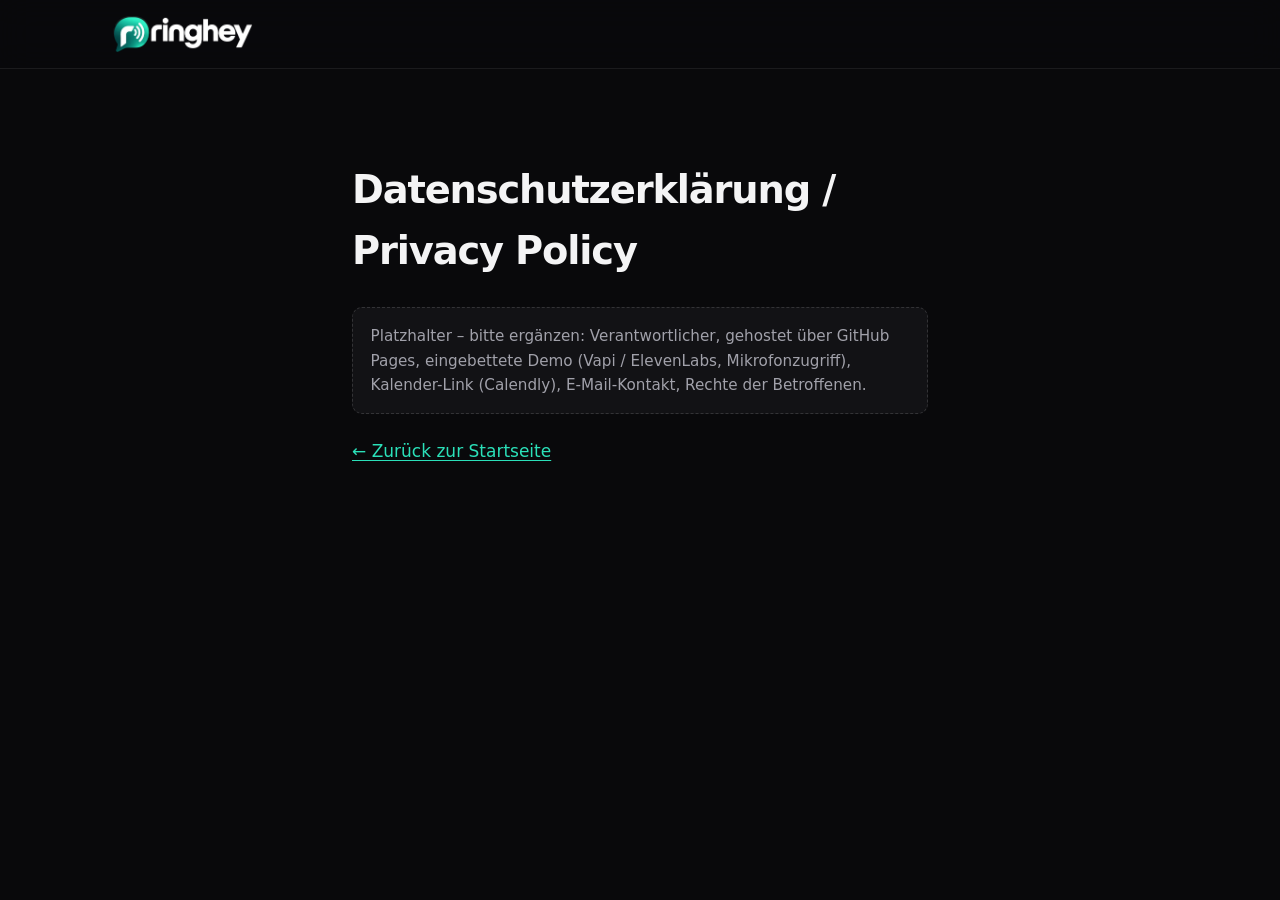
<file: datenschutz.html>
<!doctype html>
<html lang="de"><head><meta charset="utf-8"><meta name="viewport" content="width=device-width, initial-scale=1"><meta name="color-scheme" content="dark"><meta name="robots" content="noindex"><title>Datenschutzerklärung / Privacy Policy — Ringhey</title><link rel="icon" href="favicon.ico" sizes="32x32">
<link rel="icon" href="favicon-32.png" type="image/png" sizes="32x32">
<link rel="icon" href="favicon-512.png" type="image/png" sizes="512x512">
<link rel="apple-touch-icon" href="apple-touch-icon.png"><link rel="stylesheet" href="styles.css"></head>
<body><header class="site-header"><div class="header-inner"><a class="logo" href="index.html" aria-label="Ringhey home">
      <picture>
        <source type="image/webp" srcset="assets/ringhey-logo.webp">
        <img src="assets/ringhey-logo.png" srcset="assets/ringhey-logo.png 1x, assets/ringhey-logo@2x.png 2x" alt="Ringhey" width="150" height="40">
      </picture>
    </a></div></header>
<main class="wrap legal"><h1>Datenschutzerklärung / Privacy Policy</h1><div class="placeholder-box">Platzhalter – bitte ergänzen: Verantwortlicher, gehostet über GitHub Pages, eingebettete Demo (Vapi / ElevenLabs, Mikrofonzugriff), Kalender-Link (Calendly), E-Mail-Kontakt, Rechte der Betroffenen.</div><p><a href="index.html">← Zurück zur Startseite</a></p></main></body></html>
</file>
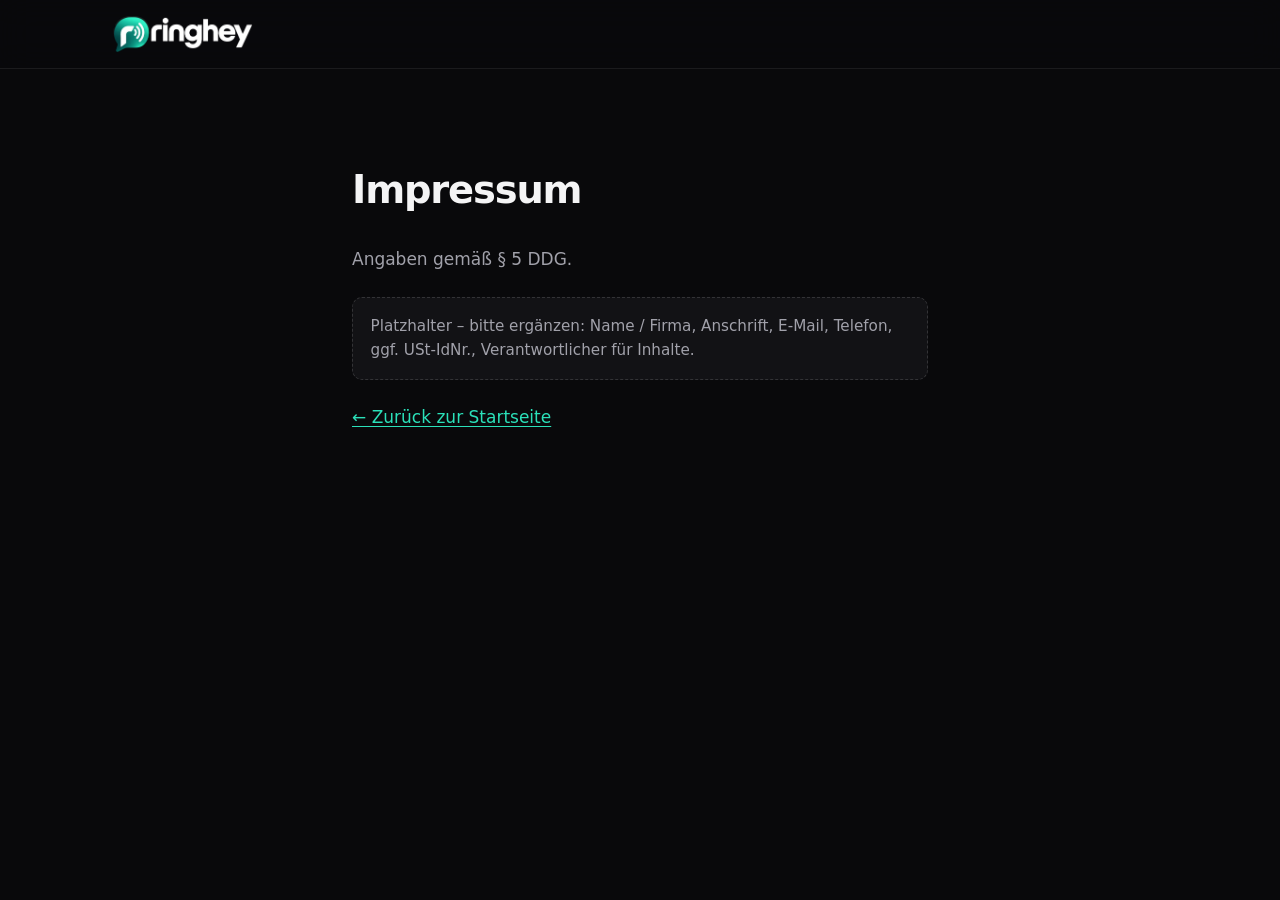
<file: impressum.html>
<!doctype html>
<html lang="de"><head><meta charset="utf-8"><meta name="viewport" content="width=device-width, initial-scale=1"><meta name="color-scheme" content="dark"><meta name="robots" content="noindex"><title>Impressum — Ringhey</title><link rel="icon" href="favicon.ico" sizes="32x32">
<link rel="icon" href="favicon-32.png" type="image/png" sizes="32x32">
<link rel="icon" href="favicon-512.png" type="image/png" sizes="512x512">
<link rel="apple-touch-icon" href="apple-touch-icon.png"><link rel="stylesheet" href="styles.css"></head>
<body><header class="site-header"><div class="header-inner"><a class="logo" href="index.html" aria-label="Ringhey home">
      <picture>
        <source type="image/webp" srcset="assets/ringhey-logo.webp">
        <img src="assets/ringhey-logo.png" srcset="assets/ringhey-logo.png 1x, assets/ringhey-logo@2x.png 2x" alt="Ringhey" width="150" height="40">
      </picture>
    </a></div></header>
<main class="wrap legal"><h1>Impressum</h1><p>Angaben gemäß § 5 DDG.</p><div class="placeholder-box">Platzhalter – bitte ergänzen: Name / Firma, Anschrift, E-Mail, Telefon, ggf. USt-IdNr., Verantwortlicher für Inhalte.</div><p><a href="index.html">← Zurück zur Startseite</a></p></main></body></html>
</file>
<file: styles.css>
/* Ringhey — agency site */
:root {
  color-scheme: dark;
  --bg: #09090b;
  --bg-elev: #121215;
  --bg-soft: #18181c;
  --fg: #f4f4f5;
  --muted: #a1a1aa;
  --faint: #71717a;
  --line: rgba(255, 255, 255, 0.08);
  --line-strong: rgba(255, 255, 255, 0.14);
  --accent: #2BE0B9;
  --accent-fg: #04332E;
  --accent-soft: rgba(43, 224, 185, 0.14);
  --accent-glow: rgba(51, 245, 200, 0.28);
  --danger: #fca5a5;
  --radius: 1rem;
  --radius-sm: 0.625rem;
  --shadow: 0 24px 80px rgba(0, 0, 0, 0.45);
  --font: "Instrument Sans", "Inter", "Segoe UI", system-ui, sans-serif;
  --header-h: 4.25rem;
  --space: clamp(1.25rem, 4vw, 2rem);
  --max: 70rem;
  --prose: 40rem;
  accent-color: var(--accent);
  scrollbar-color: #5a5a63 #121215;
}

*,
*::before,
*::after { box-sizing: border-box; }

html {
  color-scheme: dark;
  scroll-behavior: smooth;
  scroll-padding-top: calc(var(--header-h) + 0.75rem);
  background: var(--bg);
  hanging-punctuation: first last;
}

body {
  margin: 0;
  font-family: var(--font);
  font-size: 1.0625rem;
  line-height: 1.6;
  color: var(--fg);
  background: var(--bg);
  min-block-size: 100dvb;
  text-rendering: optimizeLegibility;
  -webkit-font-smoothing: antialiased;
}

img, svg { display: block; max-inline-size: 100%; }
iframe { border: 0; display: block; }
button, input, select { font: inherit; }

a {
  color: var(--accent);
  text-underline-offset: 0.18em;
}

a:hover { color: #33F5C8; }

:focus { outline: none; }
:focus-visible {
  outline: 2px solid var(--accent);
  outline-offset: 3px;
}

.skip {
  position: absolute;
  inset-inline-start: 1rem;
  inset-block-start: 0.75rem;
  padding: 0.5rem 0.85rem;
  background: var(--accent);
  color: var(--accent-fg);
  border-radius: 0.5rem;
  font-weight: 600;
  text-decoration: none;
  z-index: 100;
  transform: translateY(-150%);
}
.skip:focus { transform: none; }

/* Header */
.site-header {
  position: sticky;
  inset-block-start: 0;
  z-index: 40;
  background: color-mix(in srgb, var(--bg) 82%, transparent);
  backdrop-filter: blur(16px);
  border-block-end: 1px solid var(--line);
}

.header-inner {
  display: flex;
  align-items: center;
  gap: 1rem;
  max-inline-size: var(--max);
  margin-inline: auto;
  padding-inline: var(--space);
  block-size: var(--header-h);
}

.logo {
  display: inline-flex;
  align-items: center;
  text-decoration: none;
  line-height: 0;
}
.logo picture, .logo img {
  display: block;
  height: 2.35rem;
  width: auto;
}
.logo:hover { opacity: 0.88; }
.footer-brand {
  display: flex;
  align-items: center;
  gap: 0.9rem 1.15rem;
  flex-wrap: wrap;
}
.footer-logo img, .footer-logo picture {
  height: 1.85rem;
  width: auto;
}

.site-nav { margin-inline-start: auto; }

.nav-toggle {
  display: inline-flex;
  align-items: center;
  gap: 0.45rem;
  background: transparent;
  color: var(--fg);
  border: 1px solid var(--line-strong);
  border-radius: 999px;
  padding: 0.4rem 0.8rem;
  cursor: pointer;
}
.nav-toggle::-webkit-details-marker { display: none; }
.nav-toggle::marker { content: ""; }
.nav-toggle::before {
  content: "";
  inline-size: 0.95rem;
  block-size: 0.95rem;
  background: currentColor;
  mask: url("data:image/svg+xml,%3Csvg xmlns='http://www.w3.org/2000/svg' viewBox='0 0 24 24' fill='none' stroke='black' stroke-width='2'%3E%3Cpath d='M4 7h16M4 12h16M4 17h16'/%3E%3C/svg%3E") center / contain no-repeat;
}
.site-nav.open .nav-toggle::before {
  mask-image: url("data:image/svg+xml,%3Csvg xmlns='http://www.w3.org/2000/svg' viewBox='0 0 24 24' fill='none' stroke='black' stroke-width='2'%3E%3Cpath d='M6 6l12 12M18 6L6 18'/%3E%3C/svg%3E");
}

.nav-list {
  list-style: none;
  margin: 0;
  padding: 0.75rem;
}

.nav-list a {
  color: var(--muted);
  text-decoration: none;
  font-size: 0.95rem;
  font-weight: 500;
}
.nav-list a:hover { color: var(--fg); }

@media (max-width: 51.99rem) {
  .site-nav {
    position: relative;
  }
  .site-nav:not(.open) .nav-list { display: none; }
  .nav-list {
    position: absolute;
    inset-inline-end: 0;
    inset-block-start: calc(100% + 0.5rem);
    min-inline-size: 16rem;
    background: var(--bg-elev);
    border: 1px solid var(--line-strong);
    border-radius: var(--radius);
    box-shadow: var(--shadow);
    display: grid;
    gap: 0.15rem;
  }
  .nav-list a,
  .nav-list .btn {
    display: block;
    padding: 0.65rem 0.75rem;
    border-radius: 0.5rem;
  }
  .nav-list .btn { text-align: center; margin-block-start: 0.35rem; }
}

@media (min-width: 52rem) {
  .nav-toggle { display: none; }
  .site-nav {
    display: flex;
    align-items: center;
  }
  .nav-list {
    display: flex;
    align-items: center;
    gap: 1.35rem;
    padding: 0;
    /* Keep the list visible even if details is closed */
  }
  .nav-mobile-cta { display: none; }
}

/* Buttons */
.btn {
  display: inline-flex;
  align-items: center;
  justify-content: center;
  gap: 0.45rem;
  padding: 0.7rem 1.15rem;
  border-radius: 999px;
  font-weight: 600;
  font-size: 0.95rem;
  text-decoration: none;
  border: 1px solid transparent;
  cursor: pointer;
  line-height: 1.2;
  transition: background 0.15s ease, border-color 0.15s ease, color 0.15s ease, transform 0.15s ease;
}
.btn:hover { color: var(--accent-fg); }
.btn-primary {
  background: var(--accent);
  color: var(--accent-fg);
}
.btn-primary:hover { background: #33F5C8; color: var(--accent-fg); }
.btn-ghost {
  background: transparent;
  color: var(--fg);
  border-color: var(--line-strong);
}
.btn-ghost:hover {
  border-color: color-mix(in srgb, var(--accent) 50%, var(--line-strong));
  color: var(--fg);
  background: var(--accent-soft);
}
.btn-lg { padding: 0.85rem 1.35rem; font-size: 1rem; }

/* After .btn so display is not overridden */
a.header-cta { display: none; }
@media (min-width: 52rem) {
  a.header-cta { display: inline-flex; margin-inline-start: 1.25rem; }
}

/* Layout helpers */
.wrap {
  max-inline-size: var(--max);
  margin-inline: auto;
  padding-inline: var(--space);
}
.section {
  padding-block: clamp(3.5rem, 8vw, 6.5rem);
}
.section-head {
  max-inline-size: 38rem;
  margin-block-end: 2.5rem;
}
.eyebrow {
  display: inline-flex;
  align-items: center;
  gap: 0.5rem;
  font-size: 0.8rem;
  font-weight: 600;
  letter-spacing: 0.08em;
  text-transform: uppercase;
  color: var(--accent);
  margin: 0 0 0.85rem;
}
.section h2,
.hero h1 {
  letter-spacing: -0.04em;
  line-height: 1.12;
  font-weight: 650;
  text-wrap: balance;
  margin: 0 0 0.85rem;
}
.section h2 { font-size: clamp(1.75rem, 3.4vw, 2.35rem); }
.lede, .section-head p {
  color: var(--muted);
  margin: 0;
  font-size: 1.08rem;
  text-wrap: pretty;
}

/* Hero */
.hero {
  position: relative;
  overflow: clip;
  padding-block: clamp(3.5rem, 11vw, 7.5rem) clamp(3.75rem, 9vw, 7rem);
}
.hero::before {
  content: "";
  position: absolute;
  inset: -20% 20% auto auto;
  inline-size: min(42rem, 80vw);
  block-size: min(42rem, 80vw);
  background: radial-gradient(circle, var(--accent-glow), transparent 62%);
  pointer-events: none;
  z-index: 0;
}
.hero .wrap { position: relative; z-index: 1; }
.hero-copy { max-inline-size: 42rem; }
.hero h1 { font-size: clamp(2.35rem, 6.4vw, 4.15rem); }
.hero .lede { font-size: 1.2rem; max-inline-size: 36rem; }
.hero-actions {
  display: flex;
  flex-wrap: wrap;
  gap: 0.75rem;
  margin-block: 1.75rem 1.5rem;
}
.hero-meta {
  display: flex;
  flex-wrap: wrap;
  gap: 0.55rem 1.25rem;
  padding: 0;
  margin: 0;
  list-style: none;
  color: var(--faint);
  font-size: 0.9rem;
}
.hero-meta li {
  display: inline-flex;
  align-items: center;
  gap: 0.45rem;
}
.hero-meta li::before {
  content: "";
  inline-size: 0.4rem;
  block-size: 0.4rem;
  border-radius: 50%;
  background: var(--accent);
  box-shadow: 0 0 0 4px var(--accent-soft);
}


/* Hero visual */
.hero-visual { display: block; position: relative; z-index: 0; }
.hero-visual img {
  display: block;
  inline-size: 100%;
  block-size: auto;
  aspect-ratio: 3 / 2;
  object-fit: cover;
  object-position: 70% 30%;
}
@media (max-width: 57.99rem) {
  .hero { padding-block-start: 0; }
  .hero-visual { margin-block-end: -3.5rem; }
  .hero-visual img {
    max-block-size: 24rem;
    -webkit-mask-image: linear-gradient(to bottom, #000 55%, transparent);
            mask-image: linear-gradient(to bottom, #000 55%, transparent);
  }
}
@media (min-width: 58rem) {
  .hero { min-block-size: min(46rem, 88vh); display: flex; align-items: center; }
  .hero .wrap { inline-size: 100%; }
  .hero-visual {
    position: absolute;
    inset: 0 0 0 auto;
    inline-size: 62%;
  }
  .hero-visual img {
    block-size: 100%;
    aspect-ratio: auto;
    object-position: 75% 25%;
    -webkit-mask-image: linear-gradient(to right, transparent 0%, #000 38%), linear-gradient(to bottom, #000 80%, transparent);
            mask-image: linear-gradient(to right, transparent 0%, #000 38%), linear-gradient(to bottom, #000 80%, transparent);
    -webkit-mask-composite: source-in;
            mask-composite: intersect;
  }
  .hero-copy { max-inline-size: 36rem; }
}

/* Steps */
.steps {
  display: grid;
  gap: 1rem;
  grid-template-columns: 1fr;
  list-style: none;
  margin: 0;
  padding: 0;
}
.step code { white-space: nowrap; }
@media (min-width: 48rem) {
  .steps { grid-template-columns: repeat(3, 1fr); }
}
.step, .card, .price, .portal-item, .case {
  background: var(--bg-elev);
  border: 1px solid var(--line);
  border-radius: var(--radius);
  padding: 1.35rem 1.4rem;
}
.step-num {
  display: inline-grid;
  place-items: center;
  inline-size: 2rem;
  block-size: 2rem;
  border-radius: 999px;
  background: var(--accent-soft);
  color: var(--accent);
  font-weight: 650;
  font-size: 0.85rem;
  margin-block-end: 0.9rem;
}
.step h3, .card h3, .price h3, .portal-item h3 {
  margin: 0 0 0.45rem;
  font-size: 1.12rem;
  letter-spacing: -0.02em;
}
.step p, .card p, .price p, .portal-item p {
  margin: 0;
  color: var(--muted);
  font-size: 0.98rem;
}

/* Use cases */
.cases {
  display: grid;
  gap: 1rem;
  grid-template-columns: 1fr;
}
@media (min-width: 40rem) {
  .cases { grid-template-columns: repeat(2, 1fr); }
}
@media (min-width: 64rem) {
  .cases { grid-template-columns: repeat(3, 1fr); }
  .cases .card:nth-child(4),
  .cases .card:nth-child(5) { grid-column: span 1; }
}
.card svg {
  inline-size: 1.35rem;
  block-size: 1.35rem;
  color: var(--accent);
  margin-block-end: 0.85rem;
}

/* Showcase / demo */
.showcase {
  display: grid;
  gap: 1.5rem;
}
@media (min-width: 58rem) {
  .showcase {
    grid-template-columns: 1fr 1.05fr;
    align-items: start;
  }
}
.case { padding: 1.6rem; }
.badge {
  display: inline-flex;
  align-items: center;
  gap: 0.4rem;
  font-size: 0.75rem;
  font-weight: 650;
  letter-spacing: 0.06em;
  text-transform: uppercase;
  color: var(--accent);
  background: var(--accent-soft);
  border-radius: 999px;
  padding: 0.28rem 0.65rem;
  margin-block-end: 0.9rem;
}
.case h3 { font-size: 1.35rem; }
.case .note {
  margin-block-start: 1rem;
  padding: 0.75rem 0.85rem;
  border-radius: var(--radius-sm);
  background: var(--bg-soft);
  color: var(--muted);
  font-size: 0.9rem;
}
.case-actions {
  display: flex;
  flex-wrap: wrap;
  gap: 0.7rem;
  margin-block-start: 1.25rem;
}
.case-follow { margin-block-start: 1.5rem; }
.case-list {
  color: var(--muted);
  padding-inline-start: 1.1rem;
  margin: 1rem 0 0;
}

.call-widget {
  --viz: 0.12;
  background:
    radial-gradient(120% 80% at 0% 0%, rgba(43, 224, 185, 0.12), transparent 55%),
    var(--bg-elev);
  border: 1.5px solid color-mix(in srgb, var(--accent) 70%, transparent);
  border-radius: 1.25rem;
  padding: 1.35rem 1.35rem 1.15rem;
  max-inline-size: 44rem;
  box-shadow: 0 20px 50px rgba(0, 0, 0, 0.32), 0 0 0 4px rgba(43, 224, 185, 0.08), 0 0 36px rgba(43, 224, 185, 0.18);
  transition: border-color 0.3s ease, box-shadow 0.3s ease;
}
.call-widget:hover { border-color: var(--accent); }
.call-widget[data-state="listening"],
.call-widget[data-state="speaking"],
.call-widget[data-state="connecting"] {
  border-color: var(--accent);
  box-shadow: 0 20px 50px rgba(0, 0, 0, 0.32), 0 0 0 4px rgba(43, 224, 185, 0.14), 0 0 48px rgba(43, 224, 185, 0.26);
}
.call-widget[data-state="speaking"] {
  box-shadow: 0 20px 50px rgba(0, 0, 0, 0.32), 0 0 0 5px rgba(43, 224, 185, 0.18), 0 0 64px rgba(43, 224, 185, 0.34);
}

.agent-card {
  display: grid;
  grid-template-columns: auto 1fr;
  gap: 1rem 1.1rem;
  align-items: center;
}
.agent-avatar {
  position: relative;
  inline-size: 5.5rem;
  block-size: 5.5rem;
  flex: none;
  display: grid;
  place-items: center;
}
.agent-avatar img {
  position: relative;
  z-index: 2;
  inline-size: 4.15rem;
  block-size: 4.15rem;
  border-radius: 50%;
  object-fit: cover;
  background: #071110;
}
.avatar-ring,
.avatar-glow {
  position: absolute;
  inset: 0;
  border-radius: 50%;
  pointer-events: none;
}
.avatar-ring {
  z-index: 1;
  border: 2px solid #1DC1A2;
  box-shadow: 0 0 0 4px rgba(43, 224, 185, 0.12), inset 0 0 0 2px rgba(10, 120, 109, 0.35);
}
.avatar-glow {
  z-index: 0;
  inset: -10px;
  background: radial-gradient(circle, rgba(43, 224, 185, 0.35), transparent 68%);
  opacity: 0.45;
}
.call-widget[data-state="listening"] .avatar-glow,
.call-dock[data-state="listening"] .avatar-glow { opacity: 0.65; }
.call-widget[data-state="speaking"] .avatar-glow,
.call-dock[data-state="speaking"] .avatar-glow {
  opacity: 1;
  animation: glow-breathe 1.1s ease-in-out infinite;
}
.call-widget[data-state="speaking"] .avatar-ring,
.call-dock[data-state="speaking"] .avatar-ring {
  border-color: #2BE0B9;
  box-shadow: 0 0 0 5px rgba(43, 224, 185, 0.2), 0 0 24px rgba(43, 224, 185, 0.45);
  animation: ring-pulse 1.1s ease-in-out infinite;
}
.call-widget[data-state="connecting"] .avatar-ring,
.call-dock[data-state="connecting"] .avatar-ring {
  animation: ring-spin 1.2s linear infinite;
  border-color: #2BE0B9;
  border-top-color: #0A786D;
}
@keyframes glow-breathe {
  0%, 100% { transform: scale(0.96); opacity: 0.7; }
  50% { transform: scale(1.08); opacity: 1; }
}
@keyframes ring-pulse {
  0%, 100% { transform: scale(1); }
  50% { transform: scale(1.04); }
}
@keyframes ring-spin { to { transform: rotate(360deg); } }

.agent-meta { min-inline-size: 0; }
.agent-title-row {
  display: flex;
  flex-wrap: wrap;
  align-items: center;
  gap: 0.45rem 0.7rem;
}
.agent-name {
  margin: 0;
  font-size: 1.2rem;
  letter-spacing: -0.03em;
  font-weight: 650;
}
.agent-label {
  margin: 0.15rem 0 0.7rem;
  color: var(--muted);
  font-size: 0.88rem;
}

.status-chip {
  display: inline-flex;
  align-items: center;
  gap: 0.4rem;
  padding: 0.18rem 0.6rem 0.18rem 0.45rem;
  border-radius: 999px;
  font-size: 0.72rem;
  font-weight: 650;
  letter-spacing: 0.04em;
  text-transform: uppercase;
  background: var(--bg-soft);
  color: var(--muted);
  border: 1px solid var(--line);
}
.status-chip::before {
  content: "";
  inline-size: 0.45rem;
  block-size: 0.45rem;
  border-radius: 50%;
  background: currentColor;
}
.status-chip[data-state="connecting"] { color: #2BE0B9; background: rgba(43, 224, 185, 0.1); border-color: rgba(43, 224, 185, 0.25); }
.status-chip[data-state="connecting"]::before { animation: chip-blink 0.9s ease-in-out infinite; }
.status-chip[data-state="listening"] { color: #2BE0B9; background: rgba(43, 224, 185, 0.1); border-color: rgba(43, 224, 185, 0.25); }
.status-chip[data-state="speaking"] { color: #04332E; background: #2BE0B9; border-color: #2BE0B9; }
.status-chip[data-state="ended"] { color: var(--muted); }
.status-chip[data-state="error"] { color: #fecaca; background: rgba(252, 165, 165, 0.1); border-color: rgba(252, 165, 165, 0.3); }
@keyframes chip-blink {
  0%, 100% { opacity: 0.35; }
  50% { opacity: 1; }
}

.viz-bars {
  display: flex;
  align-items: flex-end;
  gap: 0.22rem;
  height: 1.7rem;
  --level: 0.12;
}
.viz-bars span {
  display: block;
  width: 0.28rem;
  height: 100%;
  border-radius: 999px;
  background: linear-gradient(180deg, #2BE0B9, #0A786D);
  transform-origin: center bottom;
  transform: scaleY(var(--h, 0.22));
  opacity: 0.85;
}
.call-widget[data-state="idle"] .viz-bars span,
.call-widget[data-state="ended"] .viz-bars span {
  opacity: 0.4;
  animation: viz-idle 2.8s ease-in-out infinite;
}
.call-widget[data-state="listening"] .viz-bars span,
.call-dock[data-state="listening"] .viz-bars span {
  animation: viz-listen 1.6s ease-in-out infinite;
}
.call-widget[data-state="speaking"] .viz-bars span,
.call-dock[data-state="speaking"] .viz-bars span {
  animation: viz-speak 0.55s ease-in-out infinite;
}
.viz-bars span:nth-child(1) { --h: 0.28; animation-delay: 0s; }
.viz-bars span:nth-child(2) { --h: 0.45; animation-delay: 0.08s; }
.viz-bars span:nth-child(3) { --h: 0.7; animation-delay: 0.16s; }
.viz-bars span:nth-child(4) { --h: 0.95; animation-delay: 0.04s; }
.viz-bars span:nth-child(5) { --h: 0.62; animation-delay: 0.12s; }
.viz-bars span:nth-child(6) { --h: 0.4; animation-delay: 0.2s; }
.viz-bars span:nth-child(7) { --h: 0.26; animation-delay: 0.1s; }
@keyframes viz-idle {
  0%, 100% { transform: scaleY(0.18); }
  50% { transform: scaleY(0.32); }
}
@keyframes viz-listen {
  0%, 100% { transform: scaleY(calc(0.2 + var(--level) * 0.25 + var(--h) * 0.15)); }
  50% { transform: scaleY(calc(0.28 + var(--level) * 0.35 + var(--h) * 0.2)); }
}
@keyframes viz-speak {
  0%, 100% { transform: scaleY(calc(0.28 + var(--level) * 0.55 * var(--h))); }
  50% { transform: scaleY(calc(0.45 + var(--level) * 0.7 * var(--h))); }
}

.call-hint {
  margin: 1rem 0 0.9rem;
  color: var(--muted);
  font-size: 0.95rem;
}
.call-hint.is-error { color: #fecaca; }

.call-controls {
  display: flex;
  flex-wrap: wrap;
  gap: 0.65rem;
}
.call-widget[data-state="connecting"] #call-start,
.call-widget[data-state="listening"] #call-start,
.call-widget[data-state="speaking"] #call-start,
#call-start[hidden] {
  display: none !important;
}
.call-controls .btn {
  gap: 0.45rem;
}
.call-controls .btn svg,
.dock-actions .btn svg {
  inline-size: 1.05rem;
  block-size: 1.05rem;
  flex: none;
}
.btn .icon-mic-off { display: none; }
.btn[aria-pressed="true"] .icon-mic { display: none; }
.btn[aria-pressed="true"] .icon-mic-off { display: block; }
.btn-end {
  background: transparent;
  color: #fecaca;
  border: 1px solid rgba(252, 165, 165, 0.35);
}
.btn-end:hover {
  background: rgba(252, 165, 165, 0.1);
  color: #fecaca;
}
.btn-end:disabled,
.btn-ghost:disabled,
.call-controls .btn:disabled {
  opacity: 0.45;
  cursor: not-allowed;
}

.transcript {
  display: flex;
  flex-direction: column;
  gap: 0.65rem;
  min-block-size: 9rem;
  max-block-size: 18rem;
  overflow: auto;
  background: var(--bg);
  border: 1px solid var(--line);
  border-radius: 0.9rem;
  padding: 0.9rem 1rem;
  margin-block-start: 1rem;
}
.transcript:empty::before {
  content: "Your conversation will appear here once you start talking.";
  color: var(--faint);
  font-size: 0.92rem;
}
.bubble {
  display: grid;
  gap: 0.2rem;
  max-inline-size: 85%;
}
.bubble-agent { align-self: start; }
.bubble-user { align-self: end; text-align: end; }
.bubble-label {
  font-size: 0.7rem;
  font-weight: 650;
  letter-spacing: 0.04em;
  text-transform: uppercase;
  color: var(--faint);
}
.bubble p {
  margin: 0;
  padding: 0.6rem 0.8rem;
  border-radius: 0.9rem;
  line-height: 1.45;
  font-size: 0.95rem;
}
.bubble-agent p {
  background: color-mix(in srgb, #0A786D 35%, var(--bg-elev));
  border: 1px solid color-mix(in srgb, #1DC1A2 30%, var(--line));
  border-end-start-radius: 0.3rem;
  color: var(--fg);
}
.bubble-user p {
  background: var(--bg-soft);
  border: 1px solid var(--line);
  border-end-end-radius: 0.3rem;
  color: var(--fg);
}
.call-note {
  margin: 0.85rem 0 0;
  font-size: 0.8rem;
  color: var(--faint);
}

/* Floating dock / Talk to agent */
.call-dock {
  position: fixed;
  inset-block-end: calc(1.15rem + env(safe-area-inset-bottom, 0px));
  inset-inline-end: calc(1.15rem + env(safe-area-inset-right, 0px));
  z-index: 50;
  display: flex;
  flex-direction: column;
  align-items: flex-end;
  gap: 0.65rem;
}
.talk-fab {
  display: inline-flex;
  align-items: center;
  gap: 0.55rem;
  padding: 0.4rem 1rem 0.4rem 0.4rem;
  border: 0;
  border-radius: 999px;
  background: var(--accent);
  color: var(--accent-fg);
  font: inherit;
  font-weight: 650;
  font-size: 0.95rem;
  cursor: pointer;
  box-shadow: 0 10px 30px rgba(0, 0, 0, 0.35), 0 0 0 6px var(--accent-soft);
}
.talk-fab:hover { background: #33F5C8; color: var(--accent-fg); }
.fab-avatar {
  inline-size: 2.25rem;
  block-size: 2.25rem;
}
.fab-avatar img {
  inline-size: 2.25rem;
  block-size: 2.25rem;
  border-radius: 50%;
}
.fab-avatar .avatar-ring {
  inset: -2px;
  border-width: 1.5px;
  box-shadow: none;
}
.dock-panel {
  display: none;
  align-items: center;
  gap: 0.55rem;
  padding: 0.55rem 0.55rem 0.55rem 0.6rem;
  background: color-mix(in srgb, var(--bg-elev) 92%, transparent);
  backdrop-filter: blur(16px);
  border: 1px solid color-mix(in srgb, var(--accent) 30%, var(--line));
  border-radius: 1.15rem;
  box-shadow: 0 16px 50px rgba(0, 0, 0, 0.45);
  max-inline-size: min(22.5rem, calc(100vw - 2rem));
}
.call-dock.is-open .talk-fab { display: none; }
.call-dock.is-open .dock-panel { display: flex; }
.call-dock.is-hidden-over-widget { display: none; }
.dock-open {
  display: flex;
  align-items: center;
  gap: 0.7rem;
  min-inline-size: 0;
  flex: 1;
  background: none;
  border: 0;
  color: inherit;
  font: inherit;
  text-align: start;
  cursor: pointer;
  padding: 0;
}
.dock-open .agent-avatar {
  inline-size: 3.25rem;
  block-size: 3.25rem;
}
.dock-open .agent-avatar img {
  inline-size: 2.5rem;
  block-size: 2.5rem;
}
.dock-meta {
  display: grid;
  gap: 0.1rem;
  min-inline-size: 0;
}
.dock-meta .agent-name { font-size: 0.95rem; }
.dock-meta .agent-label { margin: 0; font-size: 0.75rem; }
.dock-chip { justify-self: start; }
.dock-bars { height: 1.15rem; }
.dock-bars span { width: 0.22rem; }
.dock-actions {
  display: flex;
  gap: 0.35rem;
}
.btn-icon {
  inline-size: 2.4rem;
  block-size: 2.4rem;
  padding: 0;
  border-radius: 999px;
}

body { padding-block-end: 6rem; }

@media (max-width: 40rem) {
  .agent-card { grid-template-columns: auto 1fr; gap: 0.85rem; }
  .agent-avatar { inline-size: 4.4rem; block-size: 4.4rem; }
  .agent-avatar img { inline-size: 3.3rem; block-size: 3.3rem; }
  .call-controls .btn { flex: 1 1 auto; }
  .dock-panel { padding-inline-end: 0.45rem; }
  .dock-meta .agent-label { display: none; }
}


/* Portal */
.portal-grid {
  display: grid;
  gap: 1rem;
}
@media (min-width: 48rem) {
  .portal-grid { grid-template-columns: repeat(2, 1fr); }
}
.portal-item {
  display: grid;
  grid-template-columns: auto 1fr;
  gap: 0.35rem 1rem;
  align-items: start;
}
.portal-item svg {
  grid-row: 1 / span 2;
  inline-size: 1.35rem;
  block-size: 1.35rem;
  color: var(--accent);
  margin-block-start: 0.15rem;
}

/* Pricing */
.pricing {
  display: grid;
  gap: 1.15rem;
  padding-block: 0.9rem 0.4rem;
  align-items: stretch;
}
@media (min-width: 40rem) {
  .pricing { grid-template-columns: repeat(2, 1fr); }
}
@media (min-width: 70rem) {
  .pricing { grid-template-columns: repeat(4, 1fr); gap: 0.9rem; }
  .price { padding: 1.15rem 1.05rem; }
  .price .amount { font-size: clamp(1.55rem, 1.8vw, 2.05rem); }
  .price-list { font-size: 0.9rem; }
  .price.featured { transform: translateY(-6px); padding-block-start: 1.55rem; }
  .price.featured:hover { transform: translateY(-10px); }
}
.price {
  display: flex;
  flex-direction: column;
  gap: 0.35rem;
  position: relative;
  border: 1.5px solid color-mix(in srgb, var(--accent) 55%, var(--line));
  transition: transform 200ms ease, border-color 200ms ease, box-shadow 200ms ease;
  z-index: 0;
}
.price:hover {
  transform: translateY(-4px);
  border-color: var(--accent);
  box-shadow: 0 16px 40px rgba(43, 224, 185, 0.2), 0 0 0 1px color-mix(in srgb, var(--accent) 45%, transparent);
  z-index: 1;
}
.price .amount {
  font-size: clamp(2rem, 3.6vw, 2.6rem);
  font-weight: 750;
  letter-spacing: -0.04em;
  margin: 0.45rem 0 0.1rem;
  color: var(--accent);
  line-height: 1.05;
}
.price .amount span {
  font-size: 0.95rem;
  font-weight: 500;
  color: var(--muted);
  letter-spacing: 0;
}
.price.featured {
  border: 2px solid var(--accent);
  background: color-mix(in srgb, var(--accent-soft) 40%, var(--bg-elev));
  box-shadow:
    0 0 0 1px color-mix(in srgb, var(--accent) 35%, transparent),
    0 18px 50px rgba(43, 224, 185, 0.22),
    0 0 48px rgba(43, 224, 185, 0.14);
  transform: translateY(-8px);
  z-index: 1;
  padding-block-start: 1.7rem;
}
.price.featured:hover {
  transform: translateY(-12px);
  border-color: #33F5C8;
  box-shadow:
    0 0 0 1px color-mix(in srgb, var(--accent) 55%, transparent),
    0 22px 56px rgba(43, 224, 185, 0.3),
    0 0 56px rgba(43, 224, 185, 0.2);
}
.price-foot {
  margin-block-start: 1.5rem;
  color: var(--muted);
  font-size: 0.95rem;
  max-inline-size: 40rem;
}

/* FAQ */
.faq {
  display: grid;
  gap: 0.6rem;
  max-inline-size: 46rem;
}
.faq details {
  background: var(--bg-elev);
  border: 1px solid var(--line);
  border-radius: var(--radius-sm);
  padding: 0.15rem 1rem;
}
.faq summary {
  cursor: pointer;
  font-weight: 600;
  padding-block: 0.95rem;
  list-style: none;
}
.faq summary::-webkit-details-marker { display: none; }
.faq summary::before {
  content: "";
  display: inline-block;
  inline-size: 0.7rem;
  block-size: 0.7rem;
  margin-inline-end: 0.7rem;
  background: currentColor;
  mask: url("data:image/svg+xml,%3Csvg xmlns='http://www.w3.org/2000/svg' viewBox='0 0 24 24' fill='none' stroke='black' stroke-width='2.4'%3E%3Cpath d='M6 9l6 6 6-6'/%3E%3C/svg%3E") center / contain no-repeat;
  transform: rotate(-90deg);
  transition: transform 0.16s ease;
  vertical-align: -0.05rem;
}
.faq details[open] summary::before { transform: none; }
.faq details p {
  margin: 0 0 1rem;
  color: var(--muted);
  padding-inline-start: 1.4rem;
}

/* Contact */
.contact-panel {
  display: grid;
  gap: 1rem;
}
@media (min-width: 48rem) {
  .contact-panel { grid-template-columns: 1fr 1fr; }
}
.contact-card {
  background: var(--bg-elev);
  border: 1px solid var(--line);
  border-radius: var(--radius);
  padding: 1.5rem;
  text-decoration: none;
  color: inherit;
  display: block;
  transition: border-color 0.15s ease, background 0.15s ease;
}
.contact-card:hover {
  border-color: color-mix(in srgb, var(--accent) 40%, var(--line));
  background: color-mix(in srgb, var(--accent-soft) 40%, var(--bg-elev));
  color: inherit;
}
.contact-card strong {
  display: block;
  font-size: 1.15rem;
  margin-block-end: 0.3rem;
  letter-spacing: -0.02em;
}
.contact-card p { margin: 0; color: var(--muted); }
.contact-card .go {
  display: inline-block;
  margin-block-start: 0.85rem;
  color: var(--accent);
  font-weight: 600;
  font-size: 0.95rem;
}

/* Footer */
.site-footer {
  border-block-start: 1px solid var(--line);
  padding-block: 2rem 2.5rem;
  color: var(--faint);
  font-size: 0.9rem;
}
.footer-inner {
  display: flex;
  flex-wrap: wrap;
  gap: 1rem 2rem;
  align-items: center;
  justify-content: space-between;
}
.footer-links {
  display: flex;
  flex-wrap: wrap;
  gap: 0.85rem 1.25rem;
  list-style: none;
  margin: 0;
  padding: 0;
}
.footer-links a { color: var(--muted); text-decoration: none; }
.footer-links a:hover { color: var(--fg); }

/* Legal pages */
.legal {
  max-inline-size: var(--prose);
  padding-block: 4rem 6rem;
}
.legal h1 { font-size: clamp(1.8rem, 4vw, 2.4rem); letter-spacing: -0.03em; }
.legal h2 { font-size: 1.2rem; margin-block: 2rem 0.6rem; }
.legal p, .legal li { color: var(--muted); }
.legal .btn { margin-block-start: 1rem; text-decoration: none; }
.placeholder-box {
  margin-block: 1.5rem;
  padding: 1rem 1.1rem;
  border: 1px dashed var(--line-strong);
  border-radius: var(--radius-sm);
  background: var(--bg-elev);
  color: var(--muted);
  font-size: 0.95rem;
}

/* Motion */
@media (prefers-reduced-motion: reduce) {
  html { scroll-behavior: auto; }
  .btn, .contact-card, .faq summary::before { transition: none; }
  .hero::before { display: none; }
  .avatar-glow, .avatar-ring, .status-chip::before, .viz-bars span {
    animation: none !important;
  }
  .viz-bars span { transform: scaleY(0.35); }
  .price,
  .price:hover,
  .price.featured,
  .price.featured:hover {
    transition: none;
    transform: none;
  }
}

@media (forced-colors: active) {
  .logo svg, .card svg, .portal-item svg, .hero-meta li::before { forced-color-adjust: none; }
  .btn-primary, .btn-ghost, .step, .card, .price, .case { border: 1px solid CanvasText; }
}


/* Portal tour & integrations */
.page-hero {
  padding-block: clamp(3rem, 8vw, 5.5rem) 1.5rem;
}
.page-hero h1 {
  font-size: clamp(2rem, 5vw, 3.15rem);
  letter-spacing: -0.04em;
  margin: 0 0 0.85rem;
  text-wrap: balance;
}
.page-hero .lede {
  max-inline-size: 40rem;
}
.shot-note {
  color: var(--faint);
  font-size: 0.9rem;
  margin: 0 0 2.25rem;
}
.portal-follow {
  margin: 1.75rem 0 0;
}
.portal-follow a {
  font-weight: 600;
  text-decoration: none;
}
.portal-follow a:hover { text-decoration: underline; }

.extras {
  display: grid;
  gap: 1rem;
  grid-template-columns: 1fr;
  margin: 0;
  padding: 0;
  list-style: none;
}
@media (min-width: 40rem) {
  .extras { grid-template-columns: repeat(2, 1fr); }
}
@media (min-width: 64rem) {
  .extras { grid-template-columns: repeat(3, 1fr); }
}

.tour {
  display: grid;
  gap: clamp(3rem, 7vw, 5.25rem);
}
.tour-row {
  display: grid;
  gap: 1.35rem 2rem;
  align-items: center;
}
@media (min-width: 58rem) {
  .tour-row {
    grid-template-columns: minmax(0, 1fr) minmax(0, 1.2fr);
  }
  .tour-row:nth-child(even) {
    grid-template-columns: minmax(0, 1.2fr) minmax(0, 1fr);
  }
  .tour-row:nth-child(even) .tour-copy { order: 2; }
  .tour-row:nth-child(even) .browser-frame { order: 1; }
}
.tour-copy h3 {
  margin: 0 0 0.75rem;
  font-size: 1.35rem;
  letter-spacing: -0.03em;
}
.tour-copy ul {
  margin: 0;
  padding-inline-start: 1.15rem;
  color: var(--muted);
}
.tour-copy li + li { margin-block-start: 0.4rem; }

.browser-frame {
  margin: 0;
  background: var(--bg-elev);
  border: 1px solid color-mix(in srgb, var(--accent) 38%, var(--line));
  border-radius: 0.9rem;
  overflow: hidden;
  box-shadow: 0 18px 50px rgba(0, 0, 0, 0.35), 0 0 0 1px rgba(43, 224, 185, 0.08);
}
.browser-chrome {
  display: flex;
  align-items: center;
  gap: 0.35rem;
  padding: 0.5rem 0.8rem;
  background: var(--bg-soft);
  border-block-end: 1px solid var(--line);
}
.browser-chrome span {
  inline-size: 0.5rem;
  block-size: 0.5rem;
  border-radius: 50%;
  background: #3f3f46;
}
.browser-frame img {
  width: 100%;
  height: auto;
  display: block;
  background: #f4f4f5;
}

/* Integrations */
.integ-intro {
  color: var(--muted);
  max-inline-size: 42rem;
  margin: -0.5rem 0 2rem;
}
.integ-groups {
  display: grid;
  gap: 2rem 0;
}
.integ-group h3 {
  margin: 0 0 0.85rem;
  font-size: 0.95rem;
  font-weight: 650;
  letter-spacing: 0.04em;
  text-transform: uppercase;
  color: var(--faint);
}
.integ-grid {
  display: grid;
  grid-template-columns: repeat(auto-fill, minmax(7.4rem, 1fr));
  gap: 0.7rem;
  margin: 0;
  padding: 0;
  list-style: none;
}
.integ-item {
  display: flex;
  flex-direction: column;
  align-items: center;
  text-align: center;
  gap: 0.4rem;
  background: var(--bg-elev);
  border: 1px solid var(--line);
  border-radius: var(--radius-sm);
  padding: 0.95rem 0.5rem 0.8rem;
  min-block-size: 7.4rem;
}
.integ-logo {
  display: grid;
  place-items: center;
  inline-size: 1.85rem;
  block-size: 1.85rem;
  margin-block-end: 0.15rem;
}
.integ-logo img {
  inline-size: 1.7rem;
  block-size: 1.7rem;
  filter: invert(1) brightness(0.96);
}
.integ-name {
  font-size: 0.82rem;
  font-weight: 600;
  letter-spacing: -0.01em;
  line-height: 1.25;
}
.integ-cap {
  font-size: 0.68rem;
  color: var(--faint);
  line-height: 1.3;
  max-inline-size: 8.5rem;
}
.integ-badge {
  display: inline-flex;
  align-items: center;
  margin-block-start: auto;
  padding: 0.15rem 0.45rem;
  border-radius: 999px;
  font-size: 0.62rem;
  font-weight: 650;
  letter-spacing: 0.05em;
  text-transform: uppercase;
}
.integ-badge.built-in {
  color: var(--accent);
  background: var(--accent-soft);
}
.integ-badge.custom {
  color: var(--muted);
  background: var(--bg-soft);
}
.integ-chip .integ-name {
  font-size: 0.88rem;
  margin-block-start: 0.35rem;
}

/* Pricing tiers */
.price .price-kicker {
  position: absolute;
  top: 0;
  left: 50%;
  transform: translate(-50%, -50%);
  margin: 0;
  display: inline-flex;
  align-items: center;
  padding: 0.28rem 0.8rem;
  border-radius: 999px;
  background: var(--accent);
  color: var(--accent-fg);
  font-size: 0.72rem;
  font-weight: 700;
  letter-spacing: 0.06em;
  text-transform: uppercase;
  white-space: nowrap;
  line-height: 1.2;
  box-shadow: 0 6px 18px rgba(43, 224, 185, 0.28);
}
.price-list {
  margin: 0.85rem 0 0;
  padding: 0;
  list-style: none;
  color: var(--muted);
  font-size: 0.95rem;
}
.price-list li {
  position: relative;
  padding-inline-start: 1.55rem;
}
.price-list li + li { margin-block-start: 0.42rem; }
.price-list li::before {
  content: "";
  position: absolute;
  inset-inline-start: 0;
  inset-block-start: 0.22em;
  inline-size: 1rem;
  block-size: 1rem;
  background-color: var(--accent);
  -webkit-mask: url("data:image/svg+xml,%3Csvg xmlns='http://www.w3.org/2000/svg' viewBox='0 0 16 16' fill='none' stroke='black' stroke-width='2' stroke-linecap='round' stroke-linejoin='round'%3E%3Cpath d='M3 8.5l3.2 3.2L13 4.5'/%3E%3C/svg%3E") center / contain no-repeat;
          mask: url("data:image/svg+xml,%3Csvg xmlns='http://www.w3.org/2000/svg' viewBox='0 0 16 16' fill='none' stroke='black' stroke-width='2' stroke-linecap='round' stroke-linejoin='round'%3E%3Cpath d='M3 8.5l3.2 3.2L13 4.5'/%3E%3C/svg%3E") center / contain no-repeat;
}
.price-actions {
  display: flex;
  flex-wrap: wrap;
  gap: 0.5rem;
  margin-block-start: auto;
  padding-block-start: 1.2rem;
}
.price-actions .btn { inline-size: 100%; }
.price-actions .btn-ghost {
  border-color: color-mix(in srgb, var(--accent) 70%, var(--line-strong));
  color: var(--accent);
}
.price-actions .btn-ghost:hover {
  border-color: var(--accent);
  color: var(--accent-fg);
  background: var(--accent);
}
.price-note {
  margin: 1.15rem 0 0;
  color: var(--muted);
  font-size: 0.92rem;
  max-inline-size: 44rem;
}
.price-offer {
  display: block;
  margin: 1rem 0 0;
  padding: 0.7rem 1.05rem;
  max-inline-size: 44rem;
  border-radius: var(--radius-sm);
  background: var(--accent-soft);
  border: 1px solid color-mix(in srgb, var(--accent) 45%, var(--line));
  color: var(--fg);
  font-size: 0.92rem;
  line-height: 1.45;
}
.price-offer a {
  color: var(--accent);
  font-weight: 650;
  text-decoration: none;
  white-space: nowrap;
}
.price-offer a:hover { text-decoration: underline; }
.paid-thanks {
  background: var(--accent-soft);
  border: 1px solid color-mix(in srgb, var(--accent) 35%, var(--line));
  border-radius: var(--radius-sm);
  padding: 0.9rem 1.15rem;
  color: var(--fg);
  margin: 0 0 1.5rem;
}

@media (min-width: 52rem) and (max-width: 69.99rem) {
  .nav-list { gap: 0.9rem; }
  .nav-list a { font-size: 0.88rem; }
}

.section-tight { padding-block: 0 1.25rem; }
.section-follow-tight { padding-block-start: 2.25rem; }
.integ-item.wide {
  grid-column: span 2;
  flex-direction: row;
  flex-wrap: wrap;
  justify-content: flex-start;
  align-items: center;
  text-align: start;
  gap: 0.35rem 0.85rem;
  min-block-size: auto;
  padding: 1rem 1.1rem;
}
.integ-item.wide .integ-logo { margin: 0; }
.integ-item.wide .integ-name { font-size: 0.9rem; }
.integ-item.wide .integ-cap {
  flex: 1 1 10rem;
  max-inline-size: none;
  font-size: 0.78rem;
}
.integ-item.wide .integ-badge { margin-block-start: 0; margin-inline-start: auto; }
.integ-chip { justify-content: center; }
.price .amount + .amount { margin-block-start: 0; }
.price .price-monthly {
  margin: 0.15rem 0 0.35rem;
  color: var(--accent);
  font-size: 1.15rem;
  font-weight: 650;
}
.price .price-guarantee {
  margin: 0.85rem 0 0;
  padding: 0.55rem 0.7rem;
  border-radius: var(--radius-sm);
  background: var(--accent-soft);
  border: 1px solid color-mix(in srgb, var(--accent) 45%, var(--line));
  color: var(--fg);
  font-size: 0.8rem;
  font-weight: 650;
  line-height: 1.4;
}


/* Screenshot lightbox */
.lightbox-trigger {
  display: block;
  width: 100%;
  margin: 0;
  padding: 0;
  border: 0;
  background: transparent;
  color: inherit;
  text-align: inherit;
  cursor: zoom-in;
  font: inherit;
}
.lightbox-trigger:focus-visible {
  outline: 2px solid var(--accent);
  outline-offset: 3px;
}
.browser-frame:has(.lightbox-trigger:focus-visible) {
  outline: 2px solid var(--accent);
  outline-offset: 3px;
}

html.lightbox-open,
html.lightbox-open body {
  overflow: hidden;
}
html.lightbox-open body {
  position: fixed;
  inset-inline: 0;
  width: 100%;
}

.lightbox {
  position: fixed;
  inset: 0;
  z-index: 200;
  display: grid;
  place-items: center;
  padding: 0.75rem 0.75rem 1.25rem;
}
.lightbox[hidden] { display: none !important; }
.lightbox-backdrop {
  position: absolute;
  inset: 0;
  background: rgba(9, 9, 11, 0.88);
  backdrop-filter: blur(10px);
  cursor: zoom-out;
}
.lightbox-box {
  position: relative;
  z-index: 1;
  display: grid;
  place-items: center;
  inline-size: min(100%, 96rem);
  max-block-size: 100%;
}
.lightbox-figure {
  margin: 0;
  max-inline-size: 100%;
  max-block-size: 100%;
  display: flex;
  flex-direction: column;
  align-items: center;
  gap: 0.65rem;
}
.lightbox-figure img {
  display: block;
  max-inline-size: 100%;
  max-block-size: calc(100dvb - 5.5rem);
  width: auto;
  height: auto;
  object-fit: contain;
  background: #f4f4f5;
  border-radius: 0.75rem;
  border: 1px solid color-mix(in srgb, var(--accent) 35%, var(--line));
  box-shadow: 0 24px 80px rgba(0, 0, 0, 0.55), 0 0 0 1px rgba(43, 224, 185, 0.08);
}
.lightbox-status {
  margin: 0;
  color: var(--muted);
  font-size: 0.85rem;
  font-weight: 500;
}
.lightbox-close,
.lightbox-nav {
  position: absolute;
  display: inline-grid;
  place-items: center;
  inline-size: 2.75rem;
  block-size: 2.75rem;
  padding: 0;
  border-radius: 999px;
  border: 1px solid var(--line-strong);
  background: var(--bg-elev);
  color: var(--fg);
  cursor: pointer;
  box-shadow: var(--shadow);
}
.lightbox-close:hover,
.lightbox-nav:hover {
  border-color: color-mix(in srgb, var(--accent) 55%, var(--line-strong));
  background: color-mix(in srgb, var(--accent-soft) 50%, var(--bg-elev));
  color: var(--fg);
}
.lightbox-close {
  inset-block-start: 0.15rem;
  inset-inline-end: 0.15rem;
  z-index: 2;
}
.lightbox-prev { inset-inline-start: 0.15rem; }
.lightbox-next { inset-inline-end: 0.15rem; }
.lightbox-nav { inset-block-start: 50%; transform: translateY(-50%); }
.lightbox-nav[hidden],
.lightbox-close svg,
.lightbox-nav svg {
  pointer-events: none;
}
.lightbox-close svg,
.lightbox-nav svg {
  inline-size: 1.2rem;
  block-size: 1.2rem;
}

@media (max-width: 47.99rem) {
  .lightbox-nav {
    inset-block-start: auto;
    inset-block-end: 0.15rem;
    transform: none;
  }
  .lightbox-prev { inset-inline-start: 0.85rem; }
  .lightbox-next { inset-inline-end: 0.85rem; }
  .lightbox-figure img {
    max-block-size: calc(100dvb - 7.5rem);
  }
}

@media (prefers-reduced-motion: reduce) {
  .lightbox-backdrop { backdrop-filter: none; }
}


/* Partner program */
.hero-actions { margin: 1.4rem 0 0; }
.earn-grid {
  display: grid;
  gap: 1rem;
  grid-template-columns: 1fr;
}
@media (min-width: 48rem) {
  .earn-grid { grid-template-columns: 1fr 1fr; }
}
.earn-card h3 { margin-block-end: 0.6rem; }
.earn-card p + p { margin-block-start: 0.7rem; }
.earn-card strong { color: var(--fg); font-weight: 650; }
.share-line {
  margin-block-start: 0.85rem;
  padding: 0.7rem 0.9rem;
  border-radius: var(--radius-sm);
  background: var(--accent-soft);
  border: 1px solid color-mix(in srgb, var(--accent) 40%, var(--line));
  color: var(--fg);
}
.share-line q {
  color: var(--accent);
  font-weight: 650;
  quotes: '"' '"';
}
.muted-note {
  color: var(--faint);
  font-size: 0.9rem;
}
.partner-form {
  display: grid;
  gap: 0.35rem;
  max-inline-size: 36rem;
  margin-block-start: 0.5rem;
}
.partner-form label {
  margin-block-start: 0.7rem;
  font-weight: 600;
  font-size: 0.95rem;
}
.partner-form .optional {
  font-weight: 500;
  color: var(--faint);
}
.partner-form input[type="text"],
.partner-form input[type="email"],
.partner-form textarea {
  width: 100%;
  padding: 0.7rem 0.85rem;
  border-radius: var(--radius-sm);
  border: 1px solid var(--line-strong);
  background: var(--bg-elev);
  color: var(--fg);
  caret-color: var(--accent);
}
.partner-form input:focus-visible,
.partner-form textarea:focus-visible {
  outline: 2px solid var(--accent);
  outline-offset: 2px;
  border-color: var(--accent);
}
.partner-form textarea { min-block-size: 8rem; resize: vertical; }
.partner-form .form-actions { margin-block-start: 1.1rem; }
.partner-form .hp {
  position: absolute;
  left: -9999px;
  width: 1px;
  height: 1px;
  overflow: hidden;
}
.partner-teaser {
  margin: 1.25rem 0 0;
  padding: 0.9rem 1.1rem;
  border-radius: var(--radius-sm);
  background: var(--bg-elev);
  border: 1px solid color-mix(in srgb, var(--accent) 40%, var(--line));
  color: var(--fg);
  font-size: 0.95rem;
  max-inline-size: 44rem;
}
.partner-teaser p { margin: 0; }
.partner-teaser p + p { margin-block-start: 0.35rem; color: var(--muted); }
.partner-teaser a {
  color: var(--accent);
  font-weight: 650;
  text-decoration: none;
}
.partner-teaser a:hover { text-decoration: underline; }
code {
  font-family: ui-monospace, "SF Mono", Menlo, Consolas, monospace;
  font-size: 0.92em;
  color: var(--accent);
}


/* Demo agent tabs */
.demo-tabs-wrap {
  overflow-x: auto;
  -webkit-overflow-scrolling: touch;
  scrollbar-width: none;
  margin: 0 0 0.85rem;
}
.demo-tabs-wrap::-webkit-scrollbar { display: none; }
.demo-tabs {
  display: inline-flex;
  gap: 0.2rem;
  padding: 0.22rem;
  border-radius: 999px;
  background: var(--bg-elev);
  border: 1px solid color-mix(in srgb, var(--accent) 35%, var(--line));
  min-inline-size: min-content;
}
.demo-tab {
  appearance: none;
  border: 0;
  background: transparent;
  color: var(--muted);
  padding: 0.45rem 0.95rem;
  border-radius: 999px;
  font: inherit;
  font-weight: 650;
  font-size: 0.92rem;
  line-height: 1.2;
  cursor: pointer;
  white-space: nowrap;
  transition: background 0.16s ease, color 0.16s ease;
}
.demo-tab:hover { color: var(--fg); }
.demo-tab[aria-selected="true"] {
  background: var(--accent);
  color: var(--accent-fg);
}
.demo-tab:focus-visible {
  outline: 2px solid var(--accent);
  outline-offset: 2px;
}
.agent-avatar .avatar-initial {
  position: absolute;
  inset: 0;
  display: grid;
  place-items: center;
  font-weight: 750;
  font-size: 1.35rem;
  letter-spacing: -0.03em;
  color: var(--accent);
  z-index: 3;
}
.agent-avatar { position: relative; }
.agent-avatar[data-initial] img { visibility: hidden; }
.fab-avatar .avatar-initial { font-size: 0.85rem; }
.dock-open .avatar-initial { font-size: 1.05rem; }
@media (prefers-reduced-motion: reduce) {
  .demo-tab { transition: none; }
}
</file>
